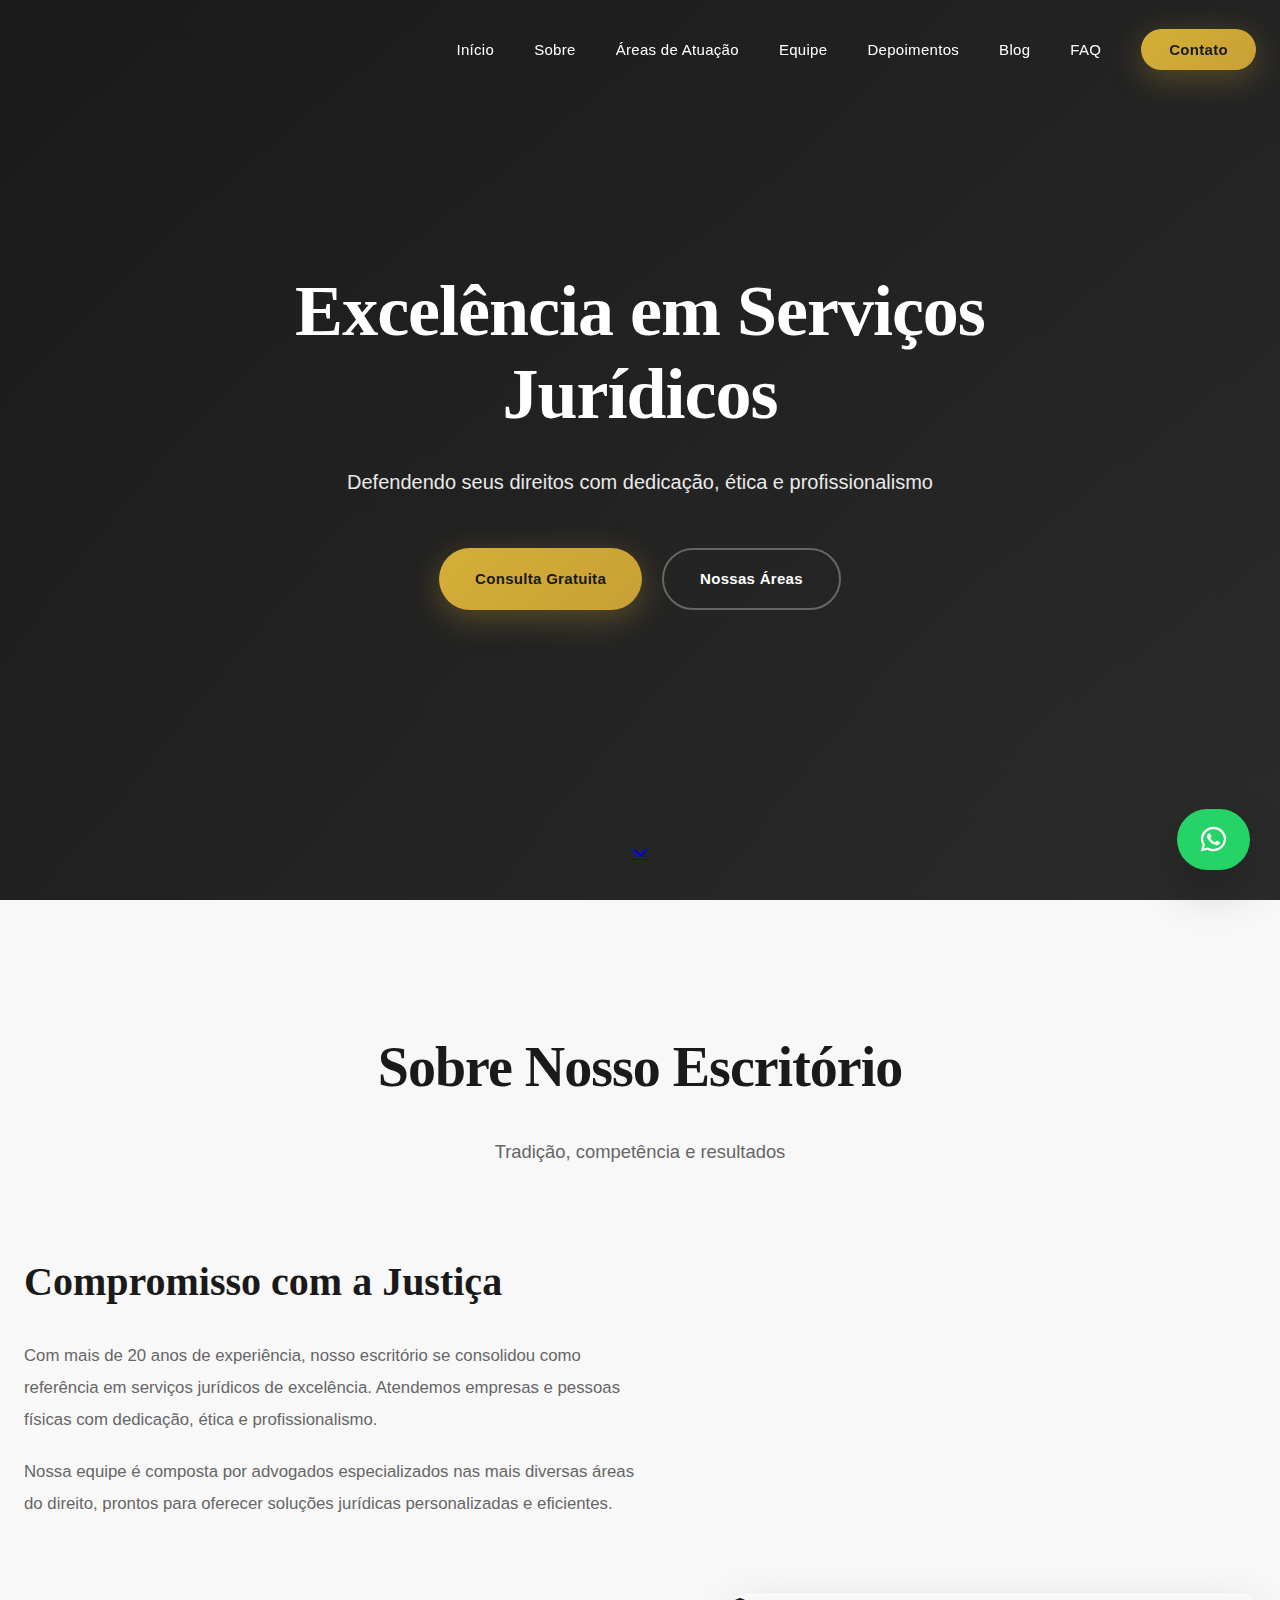
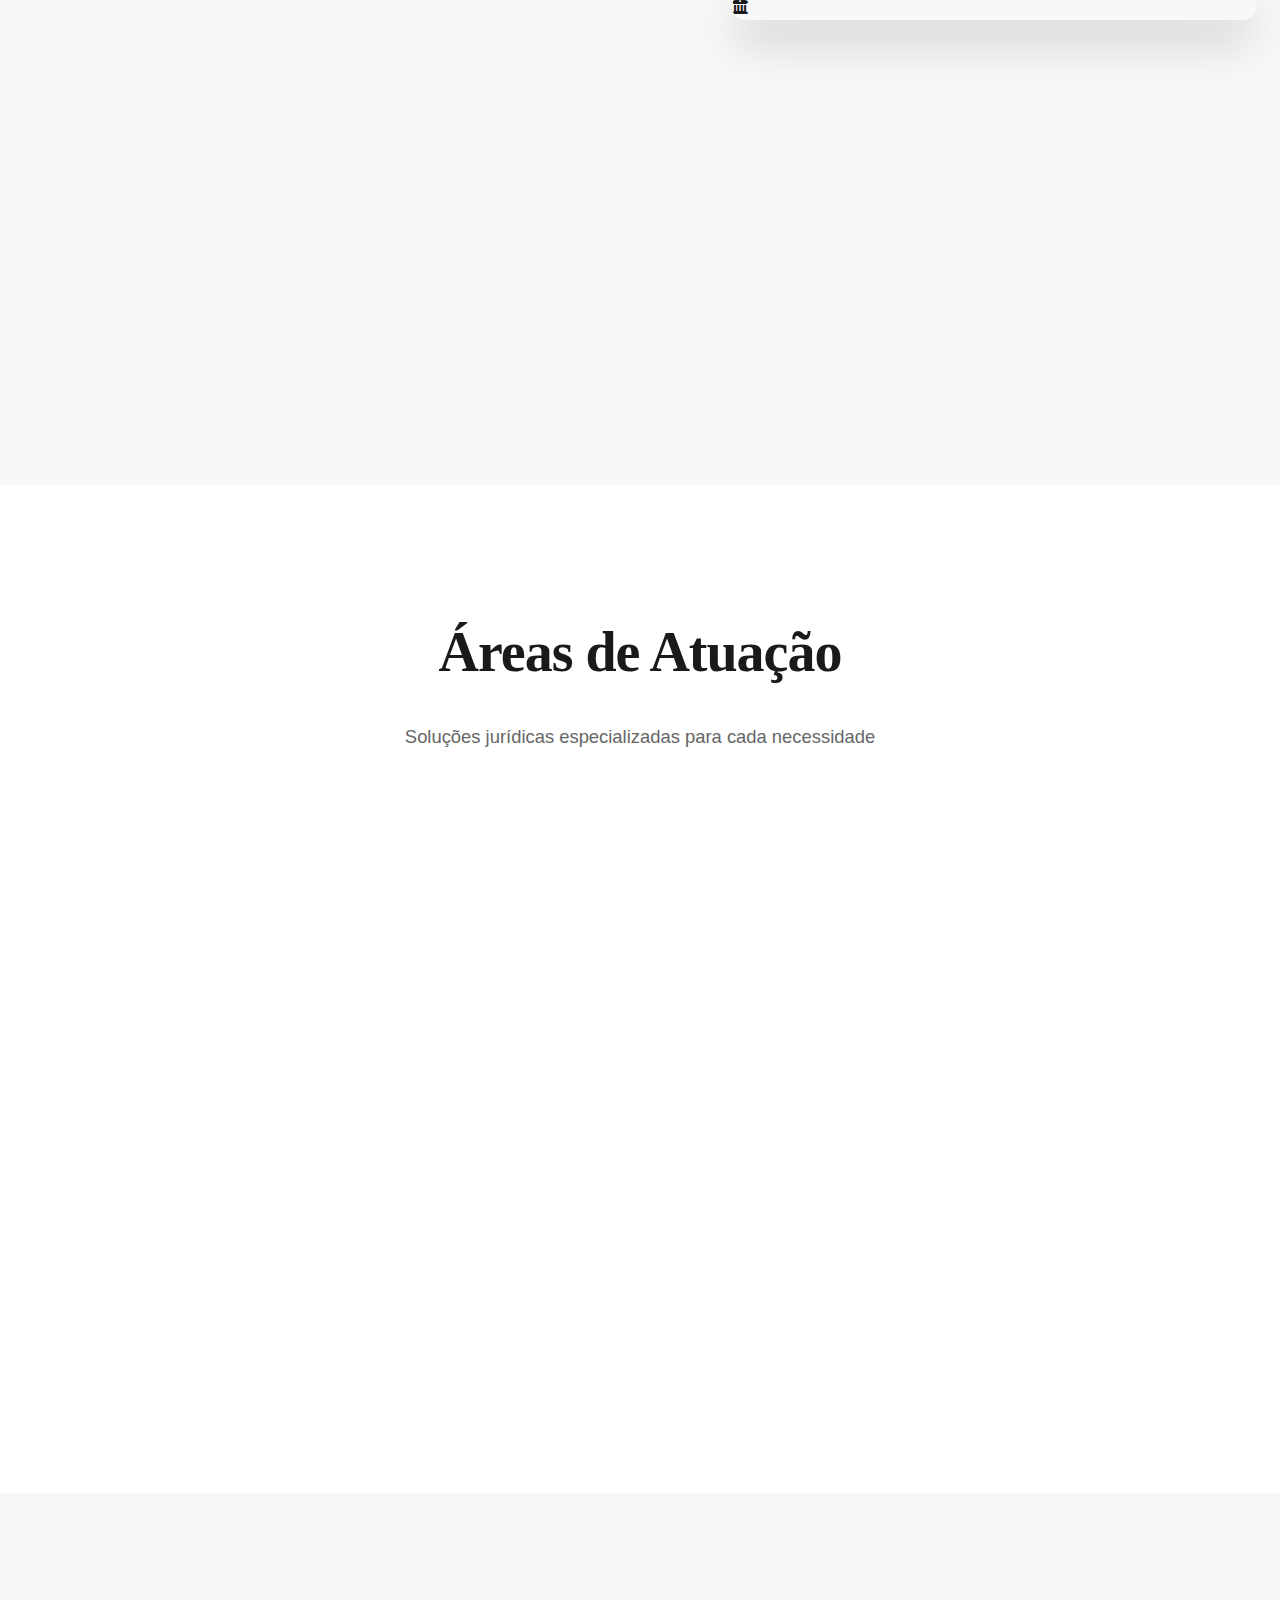
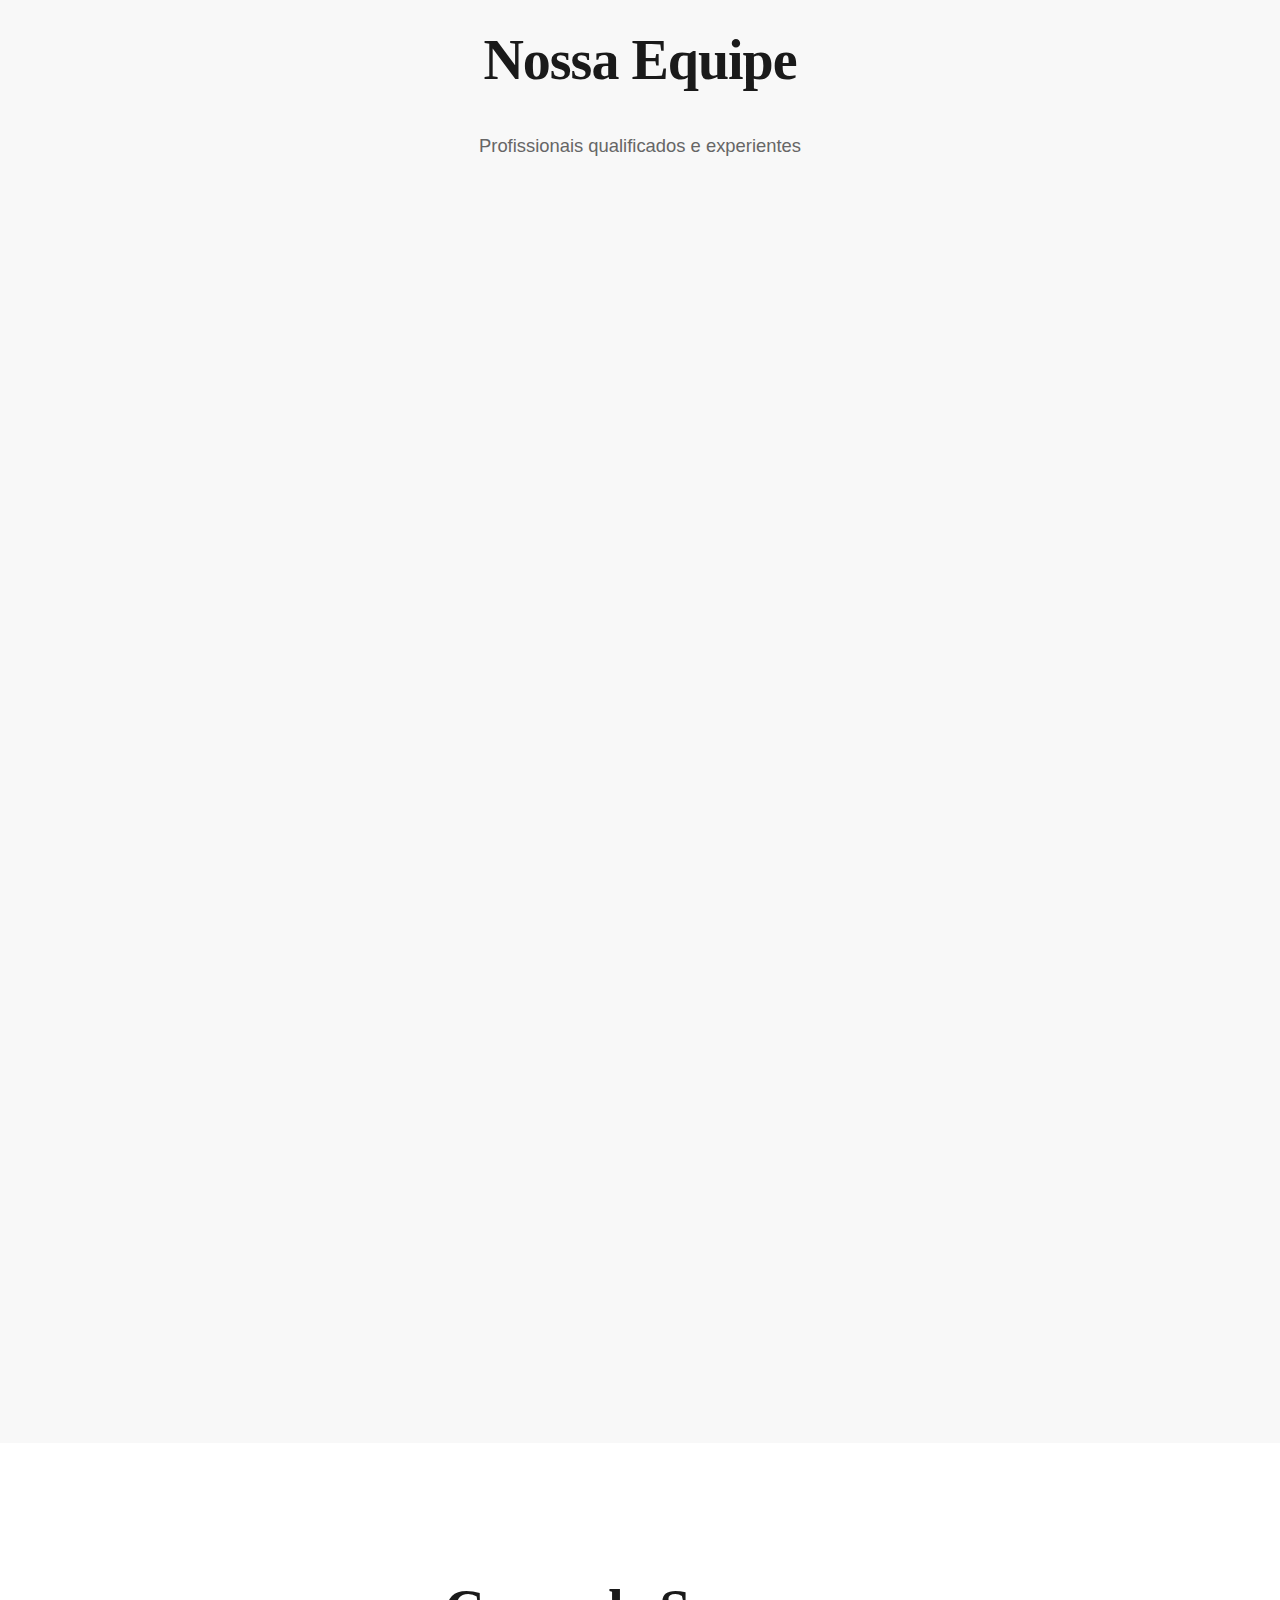
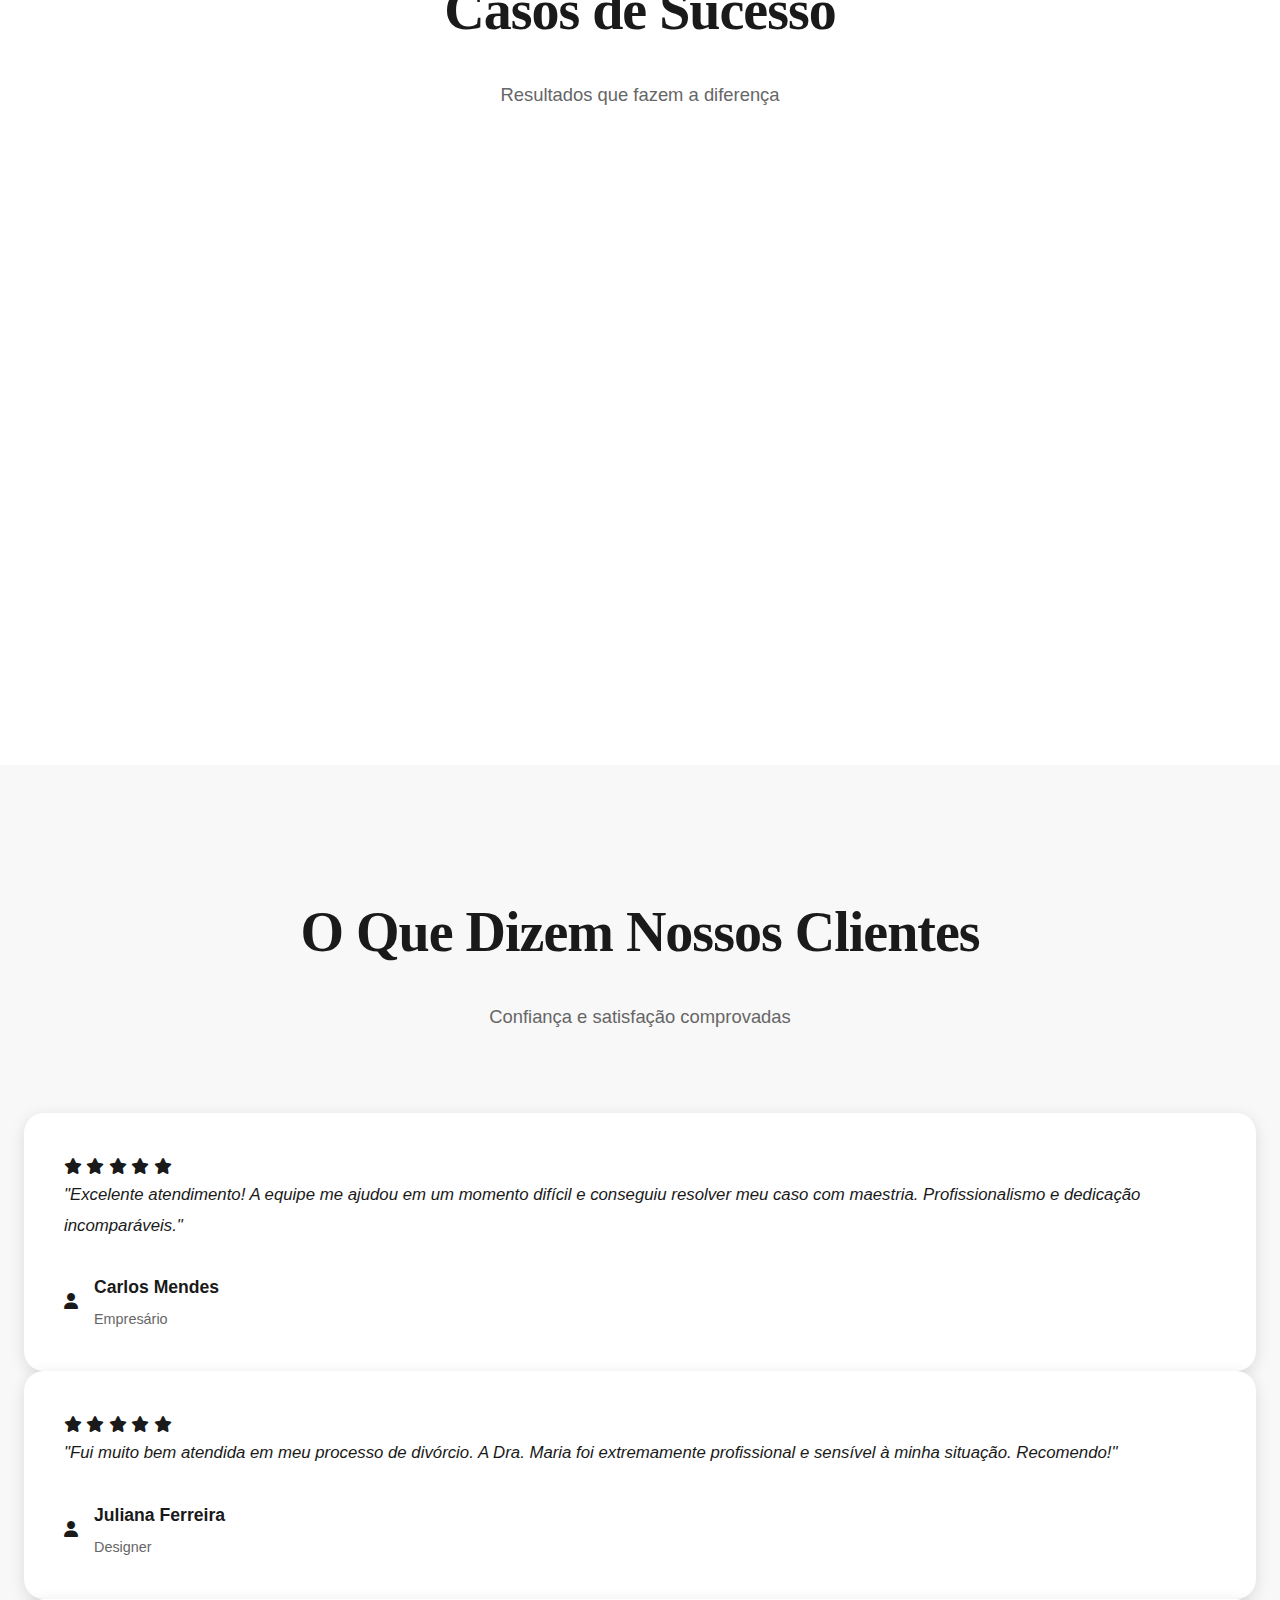
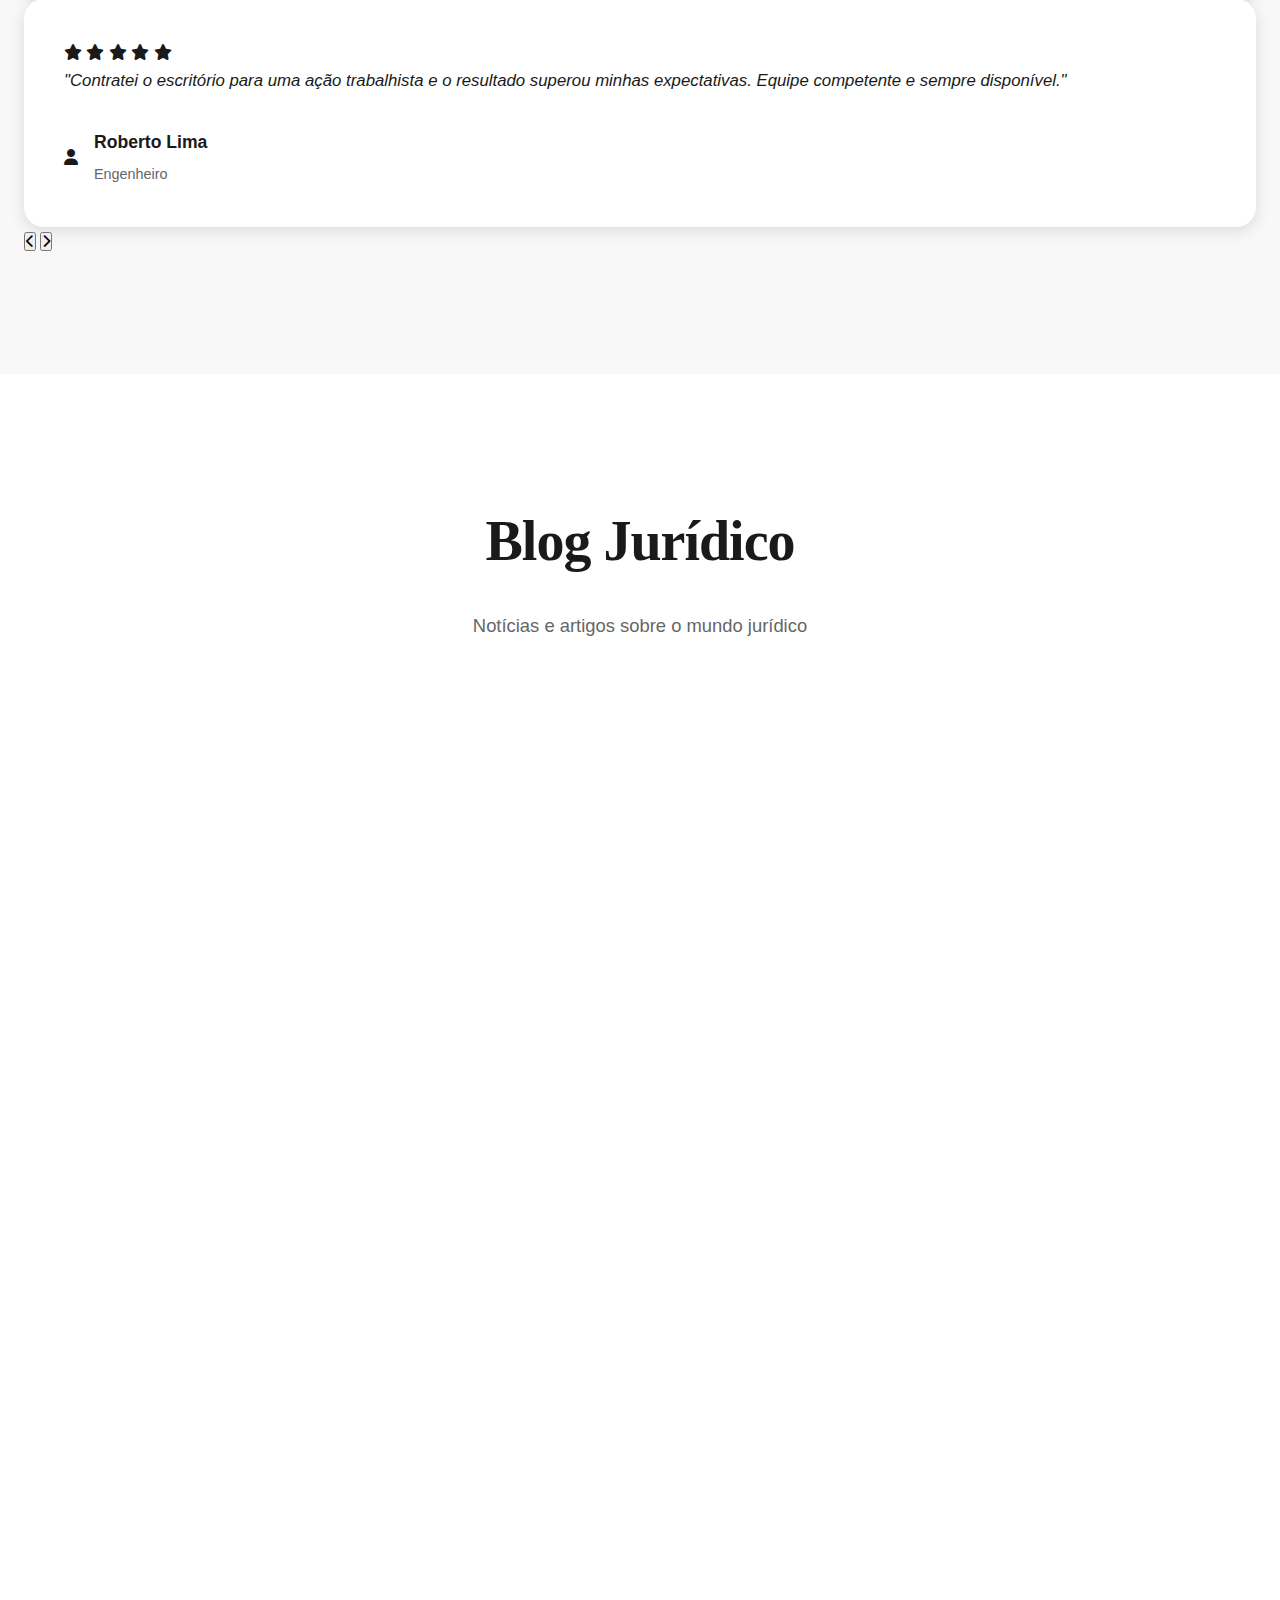
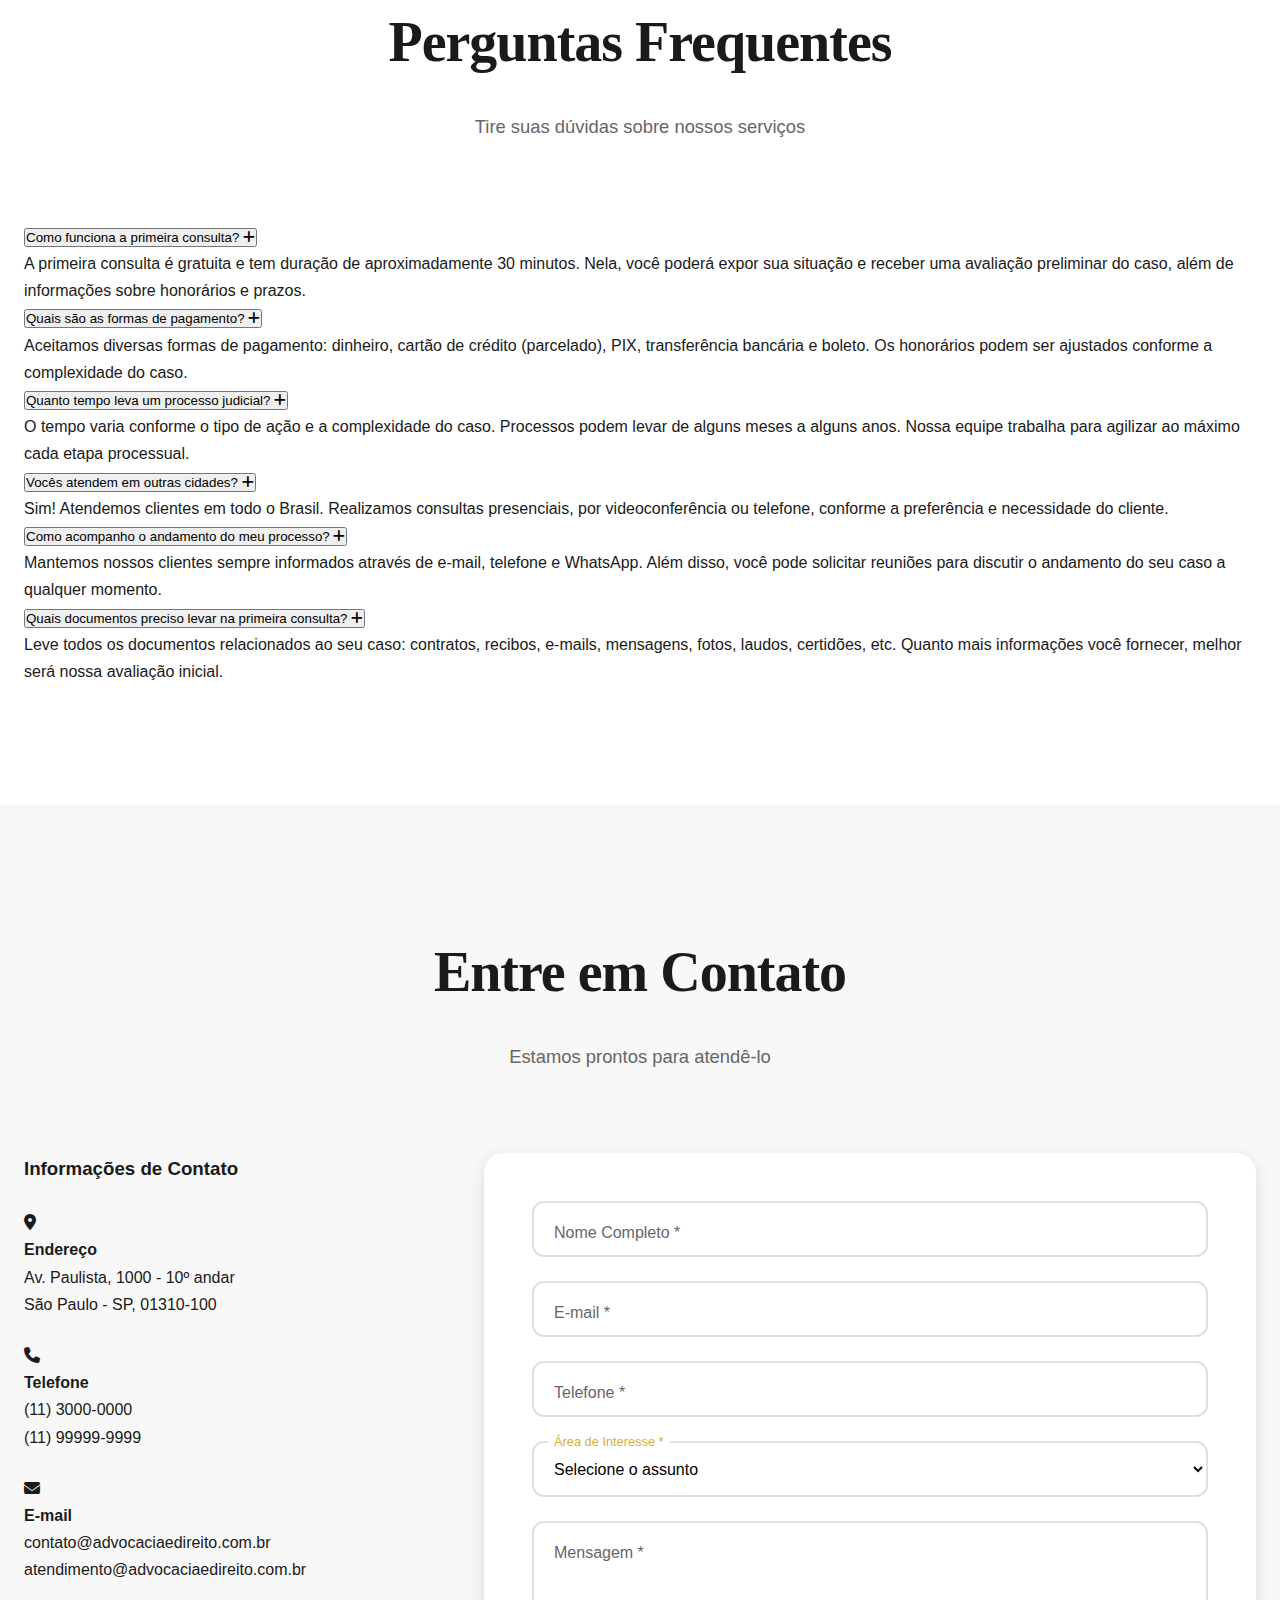
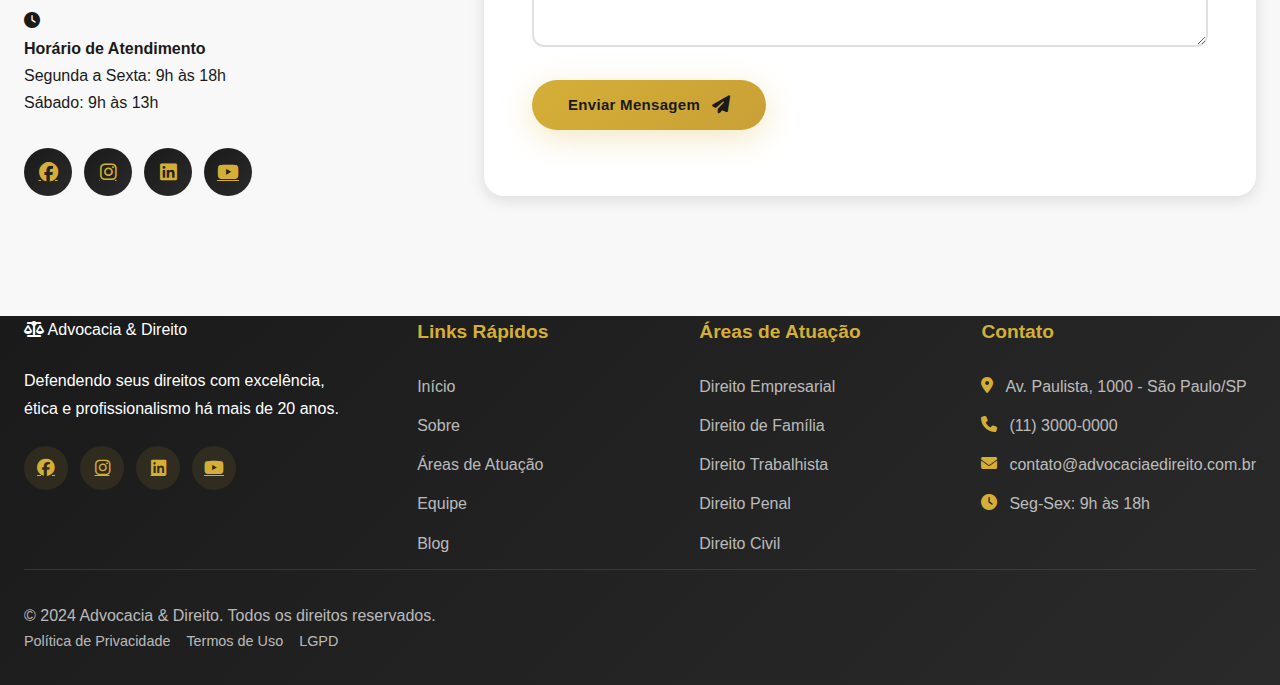
<file: index.html>
<!DOCTYPE html>
<html lang="pt-BR">
<head>
    <meta charset="UTF-8">
    <meta name="viewport" content="width=device-width, initial-scale=1.0">
    <meta name="description" content="Escritório de Advocacia - Soluções jurídicas completas com excelência e comprometimento">
    <meta name="keywords" content="advocacia, advogado, direito, jurídico, consultoria jurídica">
    <title>Escritório de Advocacia - Excelência em Serviços Jurídicos</title>
    <link rel="stylesheet" href="styles.css">
    <link rel="stylesheet" href="https://cdnjs.cloudflare.com/ajax/libs/font-awesome/6.4.0/css/all.min.css">
    <link href="https://fonts.googleapis.com/css2?family=Playfair+Display:wght@400;700&family=Roboto:wght@300;400;500;700&display=swap" rel="stylesheet">
</head>
<body>
    <!-- Header com Navegação -->
    <header id="header">
        <nav class="navbar">
            <div class="container">
                <div class="nav-wrapper">
                    <div class="logo">
                        <i class="fas fa-balance-scale"></i>
                        <span>Advocacia & Direito</span>
                    </div>
                    <button class="menu-toggle" id="menuToggle">
                        <span></span>
                        <span></span>
                        <span></span>
                    </button>
                    <ul class="nav-menu" id="navMenu">
                        <li><a href="#home" class="nav-link">Início</a></li>
                        <li><a href="#about" class="nav-link">Sobre</a></li>
                        <li><a href="#areas" class="nav-link">Áreas de Atuação</a></li>
                        <li><a href="#team" class="nav-link">Equipe</a></li>
                        <li><a href="#testimonials" class="nav-link">Depoimentos</a></li>
                        <li><a href="#blog" class="nav-link">Blog</a></li>
                        <li><a href="#faq" class="nav-link">FAQ</a></li>
                        <li><a href="#contact" class="nav-link btn-contact">Contato</a></li>
                    </ul>
                </div>
            </div>
        </nav>
    </header>

    <!-- Hero Section -->
    <section id="home" class="hero">
        <div class="hero-overlay"></div>
        <div class="container">
            <div class="hero-content">
                <h1 class="hero-title animate-fade-in">Excelência em Serviços Jurídicos</h1>
                <p class="hero-subtitle animate-fade-in-delay">Defendendo seus direitos com dedicação, ética e profissionalismo</p>
                <div class="hero-buttons animate-fade-in-delay-2">
                    <a href="#contact" class="btn btn-primary">Consulta Gratuita</a>
                    <a href="#areas" class="btn btn-secondary">Nossas Áreas</a>
                </div>
            </div>
        </div>
        <div class="hero-scroll">
            <a href="#about">
                <i class="fas fa-chevron-down"></i>
            </a>
        </div>
    </section>

    <!-- Sobre Nós -->
    <section id="about" class="section about">
        <div class="container">
            <div class="section-header">
                <h2 class="section-title">Sobre Nosso Escritório</h2>
                <p class="section-subtitle">Tradição, competência e resultados</p>
            </div>
            <div class="about-content">
                <div class="about-text">
                    <h3>Compromisso com a Justiça</h3>
                    <p>Com mais de 20 anos de experiência, nosso escritório se consolidou como referência em serviços jurídicos de excelência. Atendemos empresas e pessoas físicas com dedicação, ética e profissionalismo.</p>
                    <p>Nossa equipe é composta por advogados especializados nas mais diversas áreas do direito, prontos para oferecer soluções jurídicas personalizadas e eficientes.</p>
                    <div class="about-stats">
                        <div class="stat-item">
                            <i class="fas fa-trophy"></i>
                            <h4>500+</h4>
                            <p>Casos de Sucesso</p>
                        </div>
                        <div class="stat-item">
                            <i class="fas fa-users"></i>
                            <h4>1000+</h4>
                            <p>Clientes Satisfeitos</p>
                        </div>
                        <div class="stat-item">
                            <i class="fas fa-award"></i>
                            <h4>20+</h4>
                            <p>Anos de Experiência</p>
                        </div>
                        <div class="stat-item">
                            <i class="fas fa-gavel"></i>
                            <h4>95%</h4>
                            <p>Taxa de Sucesso</p>
                        </div>
                    </div>
                </div>
                <div class="about-image">
                    <div class="about-img-wrapper">
                        <i class="fas fa-university"></i>
                    </div>
                </div>
            </div>
        </div>
    </section>

    <!-- Áreas de Atuação -->
    <section id="areas" class="section areas">
        <div class="container">
            <div class="section-header">
                <h2 class="section-title">Áreas de Atuação</h2>
                <p class="section-subtitle">Soluções jurídicas especializadas para cada necessidade</p>
            </div>
            <div class="areas-grid">
                <div class="area-card">
                    <div class="area-icon">
                        <i class="fas fa-briefcase"></i>
                    </div>
                    <h3>Direito Empresarial</h3>
                    <p>Assessoria completa para empresas, contratos, fusões e aquisições, compliance e governança corporativa.</p>
                    <a href="#contact" class="area-link">Saiba mais <i class="fas fa-arrow-right"></i></a>
                </div>
                <div class="area-card">
                    <div class="area-icon">
                        <i class="fas fa-home"></i>
                    </div>
                    <h3>Direito Imobiliário</h3>
                    <p>Consultoria em transações imobiliárias, contratos de compra e venda, locação e regularização de imóveis.</p>
                    <a href="#contact" class="area-link">Saiba mais <i class="fas fa-arrow-right"></i></a>
                </div>
                <div class="area-card">
                    <div class="area-icon">
                        <i class="fas fa-hand-holding-usd"></i>
                    </div>
                    <h3>Direito Trabalhista</h3>
                    <p>Defesa de direitos trabalhistas, ações rescisórias, assessoria em demissões e acordos coletivos.</p>
                    <a href="#contact" class="area-link">Saiba mais <i class="fas fa-arrow-right"></i></a>
                </div>
                <div class="area-card">
                    <div class="area-icon">
                        <i class="fas fa-family"></i>
                    </div>
                    <h3>Direito de Família</h3>
                    <p>Divórcio, guarda de filhos, pensão alimentícia, inventário e partilha de bens com sensibilidade e ética.</p>
                    <a href="#contact" class="area-link">Saiba mais <i class="fas fa-arrow-right"></i></a>
                </div>
                <div class="area-card">
                    <div class="area-icon">
                        <i class="fas fa-shield-alt"></i>
                    </div>
                    <h3>Direito Penal</h3>
                    <p>Defesa criminal, habeas corpus, recursos e acompanhamento em todas as fases do processo penal.</p>
                    <a href="#contact" class="area-link">Saiba mais <i class="fas fa-arrow-right"></i></a>
                </div>
                <div class="area-card">
                    <div class="area-icon">
                        <i class="fas fa-user-shield"></i>
                    </div>
                    <h3>Direito do Consumidor</h3>
                    <p>Defesa dos direitos do consumidor, ações contra empresas, produtos defeituosos e cobranças indevidas.</p>
                    <a href="#contact" class="area-link">Saiba mais <i class="fas fa-arrow-right"></i></a>
                </div>
                <div class="area-card">
                    <div class="area-icon">
                        <i class="fas fa-file-contract"></i>
                    </div>
                    <h3>Direito Civil</h3>
                    <p>Contratos, responsabilidade civil, ações de cobrança, indenizações e disputas entre particulares.</p>
                    <a href="#contact" class="area-link">Saiba mais <i class="fas fa-arrow-right"></i></a>
                </div>
                <div class="area-card">
                    <div class="area-icon">
                        <i class="fas fa-calculator"></i>
                    </div>
                    <h3>Direito Tributário</h3>
                    <p>Planejamento tributário, defesa em execuções fiscais, parcelamentos e revisão de tributos.</p>
                    <a href="#contact" class="area-link">Saiba mais <i class="fas fa-arrow-right"></i></a>
                </div>
                <div class="area-card">
                    <div class="area-icon">
                        <i class="fas fa-landmark"></i>
                    </div>
                    <h3>Direito Previdenciário</h3>
                    <p>Aposentadorias, pensões, auxílios, revisão de benefícios e recursos junto ao INSS.</p>
                    <a href="#contact" class="area-link">Saiba mais <i class="fas fa-arrow-right"></i></a>
                </div>
            </div>
        </div>
    </section>

    <!-- Equipe -->
    <section id="team" class="section team">
        <div class="container">
            <div class="section-header">
                <h2 class="section-title">Nossa Equipe</h2>
                <p class="section-subtitle">Profissionais qualificados e experientes</p>
            </div>
            <div class="team-grid">
                <div class="team-member">
                    <div class="member-photo">
                        <i class="fas fa-user-tie"></i>
                    </div>
                    <h3>Dr. João Silva</h3>
                    <p class="member-role">Sócio Fundador - Direito Empresarial</p>
                    <p class="member-bio">OAB/SP 123.456 - Especialista em Direito Empresarial com 25 anos de experiência.</p>
                    <div class="member-social">
                        <a href="#"><i class="fab fa-linkedin"></i></a>
                        <a href="#"><i class="fas fa-envelope"></i></a>
                    </div>
                </div>
                <div class="team-member">
                    <div class="member-photo">
                        <i class="fas fa-user-tie"></i>
                    </div>
                    <h3>Dra. Maria Santos</h3>
                    <p class="member-role">Sócia - Direito de Família</p>
                    <p class="member-bio">OAB/SP 234.567 - Mestrado em Direito Civil e especialização em Mediação de Conflitos.</p>
                    <div class="member-social">
                        <a href="#"><i class="fab fa-linkedin"></i></a>
                        <a href="#"><i class="fas fa-envelope"></i></a>
                    </div>
                </div>
                <div class="team-member">
                    <div class="member-photo">
                        <i class="fas fa-user-tie"></i>
                    </div>
                    <h3>Dr. Pedro Costa</h3>
                    <p class="member-role">Advogado Sênior - Direito Penal</p>
                    <p class="member-bio">OAB/SP 345.678 - Especialista em Direito Penal Econômico e Crimes Corporativos.</p>
                    <div class="member-social">
                        <a href="#"><i class="fab fa-linkedin"></i></a>
                        <a href="#"><i class="fas fa-envelope"></i></a>
                    </div>
                </div>
                <div class="team-member">
                    <div class="member-photo">
                        <i class="fas fa-user-tie"></i>
                    </div>
                    <h3>Dra. Ana Oliveira</h3>
                    <p class="member-role">Advogada - Direito Trabalhista</p>
                    <p class="member-bio">OAB/SP 456.789 - Pós-graduada em Direito e Processo do Trabalho.</p>
                    <div class="member-social">
                        <a href="#"><i class="fab fa-linkedin"></i></a>
                        <a href="#"><i class="fas fa-envelope"></i></a>
                    </div>
                </div>
            </div>
        </div>
    </section>

    <!-- Casos de Sucesso -->
    <section id="cases" class="section cases">
        <div class="container">
            <div class="section-header">
                <h2 class="section-title">Casos de Sucesso</h2>
                <p class="section-subtitle">Resultados que fazem a diferença</p>
            </div>
            <div class="cases-grid">
                <div class="case-card">
                    <div class="case-icon">
                        <i class="fas fa-check-circle"></i>
                    </div>
                    <h3>Recuperação Judicial</h3>
                    <p>Sucesso na recuperação judicial de empresa com mais de 200 funcionários, evitando falência e preservando empregos.</p>
                    <span class="case-tag">Direito Empresarial</span>
                </div>
                <div class="case-card">
                    <div class="case-icon">
                        <i class="fas fa-check-circle"></i>
                    </div>
                    <h3>Indenização Trabalhista</h3>
                    <p>Vitória em ação trabalhista com indenização de R$ 500 mil por danos morais e rescisão indevida.</p>
                    <span class="case-tag">Direito Trabalhista</span>
                </div>
                <div class="case-card">
                    <div class="case-icon">
                        <i class="fas fa-check-circle"></i>
                    </div>
                    <h3>Defesa Criminal</h3>
                    <p>Absolvição em processo criminal complexo após 2 anos de defesa estratégica e provas técnicas.</p>
                    <span class="case-tag">Direito Penal</span>
                </div>
                <div class="case-card">
                    <div class="case-icon">
                        <i class="fas fa-check-circle"></i>
                    </div>
                    <h3>Divórcio Consensual</h3>
                    <p>Resolução de divórcio complexo com partilha de bens avaliados em R$ 5 milhões de forma amigável.</p>
                    <span class="case-tag">Direito de Família</span>
                </div>
            </div>
        </div>
    </section>

    <!-- Depoimentos -->
    <section id="testimonials" class="section testimonials">
        <div class="container">
            <div class="section-header">
                <h2 class="section-title">O Que Dizem Nossos Clientes</h2>
                <p class="section-subtitle">Confiança e satisfação comprovadas</p>
            </div>
            <div class="testimonials-slider">
                <div class="testimonial-card active">
                    <div class="testimonial-rating">
                        <i class="fas fa-star"></i>
                        <i class="fas fa-star"></i>
                        <i class="fas fa-star"></i>
                        <i class="fas fa-star"></i>
                        <i class="fas fa-star"></i>
                    </div>
                    <p class="testimonial-text">"Excelente atendimento! A equipe me ajudou em um momento difícil e conseguiu resolver meu caso com maestria. Profissionalismo e dedicação incomparáveis."</p>
                    <div class="testimonial-author">
                        <div class="author-icon">
                            <i class="fas fa-user"></i>
                        </div>
                        <div>
                            <h4>Carlos Mendes</h4>
                            <p>Empresário</p>
                        </div>
                    </div>
                </div>
                <div class="testimonial-card">
                    <div class="testimonial-rating">
                        <i class="fas fa-star"></i>
                        <i class="fas fa-star"></i>
                        <i class="fas fa-star"></i>
                        <i class="fas fa-star"></i>
                        <i class="fas fa-star"></i>
                    </div>
                    <p class="testimonial-text">"Fui muito bem atendida em meu processo de divórcio. A Dra. Maria foi extremamente profissional e sensível à minha situação. Recomendo!"</p>
                    <div class="testimonial-author">
                        <div class="author-icon">
                            <i class="fas fa-user"></i>
                        </div>
                        <div>
                            <h4>Juliana Ferreira</h4>
                            <p>Designer</p>
                        </div>
                    </div>
                </div>
                <div class="testimonial-card">
                    <div class="testimonial-rating">
                        <i class="fas fa-star"></i>
                        <i class="fas fa-star"></i>
                        <i class="fas fa-star"></i>
                        <i class="fas fa-star"></i>
                        <i class="fas fa-star"></i>
                    </div>
                    <p class="testimonial-text">"Contratei o escritório para uma ação trabalhista e o resultado superou minhas expectativas. Equipe competente e sempre disponível."</p>
                    <div class="testimonial-author">
                        <div class="author-icon">
                            <i class="fas fa-user"></i>
                        </div>
                        <div>
                            <h4>Roberto Lima</h4>
                            <p>Engenheiro</p>
                        </div>
                    </div>
                </div>
            </div>
            <div class="testimonials-controls">
                <button class="testimonial-prev"><i class="fas fa-chevron-left"></i></button>
                <button class="testimonial-next"><i class="fas fa-chevron-right"></i></button>
            </div>
        </div>
    </section>

    <!-- Blog -->
    <section id="blog" class="section blog">
        <div class="container">
            <div class="section-header">
                <h2 class="section-title">Blog Jurídico</h2>
                <p class="section-subtitle">Notícias e artigos sobre o mundo jurídico</p>
            </div>
            <div class="blog-grid">
                <article class="blog-card">
                    <div class="blog-image">
                        <i class="fas fa-newspaper"></i>
                    </div>
                    <div class="blog-content">
                        <span class="blog-date"><i class="far fa-calendar"></i> 15 de Dezembro, 2024</span>
                        <h3>Nova Lei de Proteção de Dados: O que muda para as empresas</h3>
                        <p>Entenda as principais mudanças da LGPD e como adequar sua empresa às novas exigências legais.</p>
                        <a href="#" class="blog-read-more">Ler mais <i class="fas fa-arrow-right"></i></a>
                    </div>
                </article>
                <article class="blog-card">
                    <div class="blog-image">
                        <i class="fas fa-newspaper"></i>
                    </div>
                    <div class="blog-content">
                        <span class="blog-date"><i class="far fa-calendar"></i> 10 de Dezembro, 2024</span>
                        <h3>Direitos do Trabalhador: Férias e 13º Salário</h3>
                        <p>Conheça seus direitos trabalhistas e saiba como calcular corretamente férias e gratificações.</p>
                        <a href="#" class="blog-read-more">Ler mais <i class="fas fa-arrow-right"></i></a>
                    </div>
                </article>
                <article class="blog-card">
                    <div class="blog-image">
                        <i class="fas fa-newspaper"></i>
                    </div>
                    <div class="blog-content">
                        <span class="blog-date"><i class="far fa-calendar"></i> 5 de Dezembro, 2024</span>
                        <h3>Planejamento Sucessório: Proteja seu patrimônio</h3>
                        <p>Descubra as melhores estratégias para planejar a sucessão patrimonial da sua família.</p>
                        <a href="#" class="blog-read-more">Ler mais <i class="fas fa-arrow-right"></i></a>
                    </div>
                </article>
            </div>
        </div>
    </section>

    <!-- FAQ -->
    <section id="faq" class="section faq">
        <div class="container">
            <div class="section-header">
                <h2 class="section-title">Perguntas Frequentes</h2>
                <p class="section-subtitle">Tire suas dúvidas sobre nossos serviços</p>
            </div>
            <div class="faq-container">
                <div class="faq-item">
                    <button class="faq-question">
                        <span>Como funciona a primeira consulta?</span>
                        <i class="fas fa-plus"></i>
                    </button>
                    <div class="faq-answer">
                        <p>A primeira consulta é gratuita e tem duração de aproximadamente 30 minutos. Nela, você poderá expor sua situação e receber uma avaliação preliminar do caso, além de informações sobre honorários e prazos.</p>
                    </div>
                </div>
                <div class="faq-item">
                    <button class="faq-question">
                        <span>Quais são as formas de pagamento?</span>
                        <i class="fas fa-plus"></i>
                    </button>
                    <div class="faq-answer">
                        <p>Aceitamos diversas formas de pagamento: dinheiro, cartão de crédito (parcelado), PIX, transferência bancária e boleto. Os honorários podem ser ajustados conforme a complexidade do caso.</p>
                    </div>
                </div>
                <div class="faq-item">
                    <button class="faq-question">
                        <span>Quanto tempo leva um processo judicial?</span>
                        <i class="fas fa-plus"></i>
                    </button>
                    <div class="faq-answer">
                        <p>O tempo varia conforme o tipo de ação e a complexidade do caso. Processos podem levar de alguns meses a alguns anos. Nossa equipe trabalha para agilizar ao máximo cada etapa processual.</p>
                    </div>
                </div>
                <div class="faq-item">
                    <button class="faq-question">
                        <span>Vocês atendem em outras cidades?</span>
                        <i class="fas fa-plus"></i>
                    </button>
                    <div class="faq-answer">
                        <p>Sim! Atendemos clientes em todo o Brasil. Realizamos consultas presenciais, por videoconferência ou telefone, conforme a preferência e necessidade do cliente.</p>
                    </div>
                </div>
                <div class="faq-item">
                    <button class="faq-question">
                        <span>Como acompanho o andamento do meu processo?</span>
                        <i class="fas fa-plus"></i>
                    </button>
                    <div class="faq-answer">
                        <p>Mantemos nossos clientes sempre informados através de e-mail, telefone e WhatsApp. Além disso, você pode solicitar reuniões para discutir o andamento do seu caso a qualquer momento.</p>
                    </div>
                </div>
                <div class="faq-item">
                    <button class="faq-question">
                        <span>Quais documentos preciso levar na primeira consulta?</span>
                        <i class="fas fa-plus"></i>
                    </button>
                    <div class="faq-answer">
                        <p>Leve todos os documentos relacionados ao seu caso: contratos, recibos, e-mails, mensagens, fotos, laudos, certidões, etc. Quanto mais informações você fornecer, melhor será nossa avaliação inicial.</p>
                    </div>
                </div>
            </div>
        </div>
    </section>

    <!-- Contato -->
    <section id="contact" class="section contact">
        <div class="container">
            <div class="section-header">
                <h2 class="section-title">Entre em Contato</h2>
                <p class="section-subtitle">Estamos prontos para atendê-lo</p>
            </div>
            <div class="contact-wrapper">
                <div class="contact-info">
                    <h3>Informações de Contato</h3>
                    <div class="contact-item">
                        <i class="fas fa-map-marker-alt"></i>
                        <div>
                            <h4>Endereço</h4>
                            <p>Av. Paulista, 1000 - 10º andar<br>São Paulo - SP, 01310-100</p>
                        </div>
                    </div>
                    <div class="contact-item">
                        <i class="fas fa-phone"></i>
                        <div>
                            <h4>Telefone</h4>
                            <p>(11) 3000-0000<br>(11) 99999-9999</p>
                        </div>
                    </div>
                    <div class="contact-item">
                        <i class="fas fa-envelope"></i>
                        <div>
                            <h4>E-mail</h4>
                            <p>contato@advocaciaedireito.com.br<br>atendimento@advocaciaedireito.com.br</p>
                        </div>
                    </div>
                    <div class="contact-item">
                        <i class="fas fa-clock"></i>
                        <div>
                            <h4>Horário de Atendimento</h4>
                            <p>Segunda a Sexta: 9h às 18h<br>Sábado: 9h às 13h</p>
                        </div>
                    </div>
                    <div class="contact-social">
                        <a href="#"><i class="fab fa-facebook"></i></a>
                        <a href="#"><i class="fab fa-instagram"></i></a>
                        <a href="#"><i class="fab fa-linkedin"></i></a>
                        <a href="#"><i class="fab fa-youtube"></i></a>
                    </div>
                </div>
                <form class="contact-form" id="contactForm">
                    <div class="form-group">
                        <input type="text" id="name" name="name" required placeholder=" ">
                        <label for="name">Nome Completo *</label>
                    </div>
                    <div class="form-group">
                        <input type="email" id="email" name="email" required placeholder=" ">
                        <label for="email">E-mail *</label>
                    </div>
                    <div class="form-group">
                        <input type="tel" id="phone" name="phone" required placeholder=" ">
                        <label for="phone">Telefone *</label>
                    </div>
                    <div class="form-group">
                        <select id="subject" name="subject" required>
                            <option value="">Selecione o assunto</option>
                            <option value="empresarial">Direito Empresarial</option>
                            <option value="imobiliario">Direito Imobiliário</option>
                            <option value="trabalhista">Direito Trabalhista</option>
                            <option value="familia">Direito de Família</option>
                            <option value="penal">Direito Penal</option>
                            <option value="consumidor">Direito do Consumidor</option>
                            <option value="civil">Direito Civil</option>
                            <option value="tributario">Direito Tributário</option>
                            <option value="previdenciario">Direito Previdenciário</option>
                            <option value="outro">Outro</option>
                        </select>
                        <label for="subject">Área de Interesse *</label>
                    </div>
                    <div class="form-group">
                        <textarea id="message" name="message" rows="5" required placeholder=" "></textarea>
                        <label for="message">Mensagem *</label>
                    </div>
                    <button type="submit" class="btn btn-primary btn-submit">
                        <span>Enviar Mensagem</span>
                        <i class="fas fa-paper-plane"></i>
                    </button>
                    <div id="formMessage" class="form-message"></div>
                </form>
            </div>
        </div>
    </section>

    <!-- WhatsApp Button -->
    <a href="https://wa.me/5511999999999?text=Olá, gostaria de agendar uma consulta" class="whatsapp-btn" target="_blank" title="Fale conosco no WhatsApp">
        <i class="fab fa-whatsapp"></i>
    </a>

    <!-- Botão Voltar ao Topo -->
    <button id="backToTop" class="back-to-top">
        <i class="fas fa-arrow-up"></i>
    </button>

    <!-- Footer -->
    <footer class="footer">
        <div class="container">
            <div class="footer-content">
                <div class="footer-col">
                    <div class="footer-logo">
                        <i class="fas fa-balance-scale"></i>
                        <span>Advocacia & Direito</span>
                    </div>
                    <p>Defendendo seus direitos com excelência, ética e profissionalismo há mais de 20 anos.</p>
                    <div class="footer-social">
                        <a href="#"><i class="fab fa-facebook"></i></a>
                        <a href="#"><i class="fab fa-instagram"></i></a>
                        <a href="#"><i class="fab fa-linkedin"></i></a>
                        <a href="#"><i class="fab fa-youtube"></i></a>
                    </div>
                </div>
                <div class="footer-col">
                    <h4>Links Rápidos</h4>
                    <ul>
                        <li><a href="#home">Início</a></li>
                        <li><a href="#about">Sobre</a></li>
                        <li><a href="#areas">Áreas de Atuação</a></li>
                        <li><a href="#team">Equipe</a></li>
                        <li><a href="#blog">Blog</a></li>
                    </ul>
                </div>
                <div class="footer-col">
                    <h4>Áreas de Atuação</h4>
                    <ul>
                        <li><a href="#areas">Direito Empresarial</a></li>
                        <li><a href="#areas">Direito de Família</a></li>
                        <li><a href="#areas">Direito Trabalhista</a></li>
                        <li><a href="#areas">Direito Penal</a></li>
                        <li><a href="#areas">Direito Civil</a></li>
                    </ul>
                </div>
                <div class="footer-col">
                    <h4>Contato</h4>
                    <ul class="footer-contact">
                        <li><i class="fas fa-map-marker-alt"></i> Av. Paulista, 1000 - São Paulo/SP</li>
                        <li><i class="fas fa-phone"></i> (11) 3000-0000</li>
                        <li><i class="fas fa-envelope"></i> contato@advocaciaedireito.com.br</li>
                        <li><i class="fas fa-clock"></i> Seg-Sex: 9h às 18h</li>
                    </ul>
                </div>
            </div>
            <div class="footer-bottom">
                <p>&copy; 2024 Advocacia & Direito. Todos os direitos reservados.</p>
                <div class="footer-legal">
                    <a href="#">Política de Privacidade</a>
                    <a href="#">Termos de Uso</a>
                    <a href="#">LGPD</a>
                </div>
            </div>
        </div>
    </footer>

    <script src="script.js"></script>
</body>
</html>
</file>
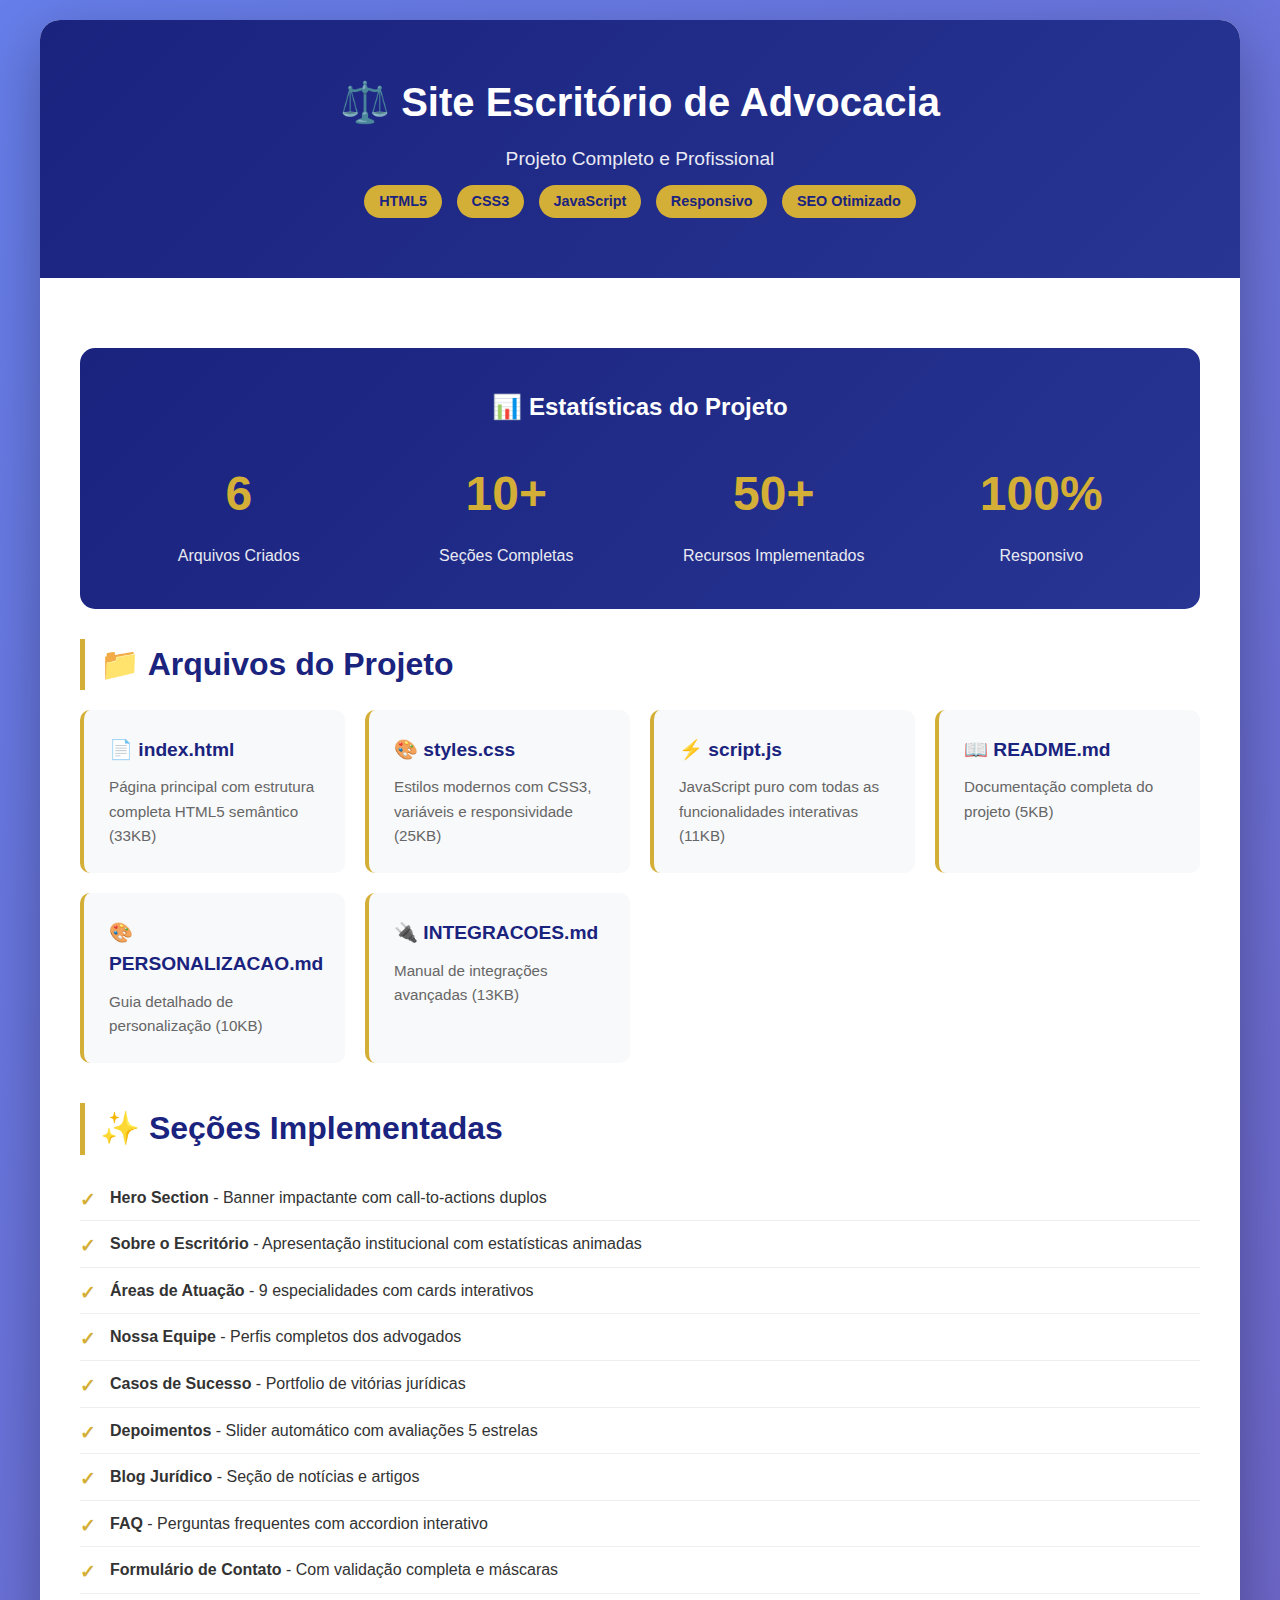
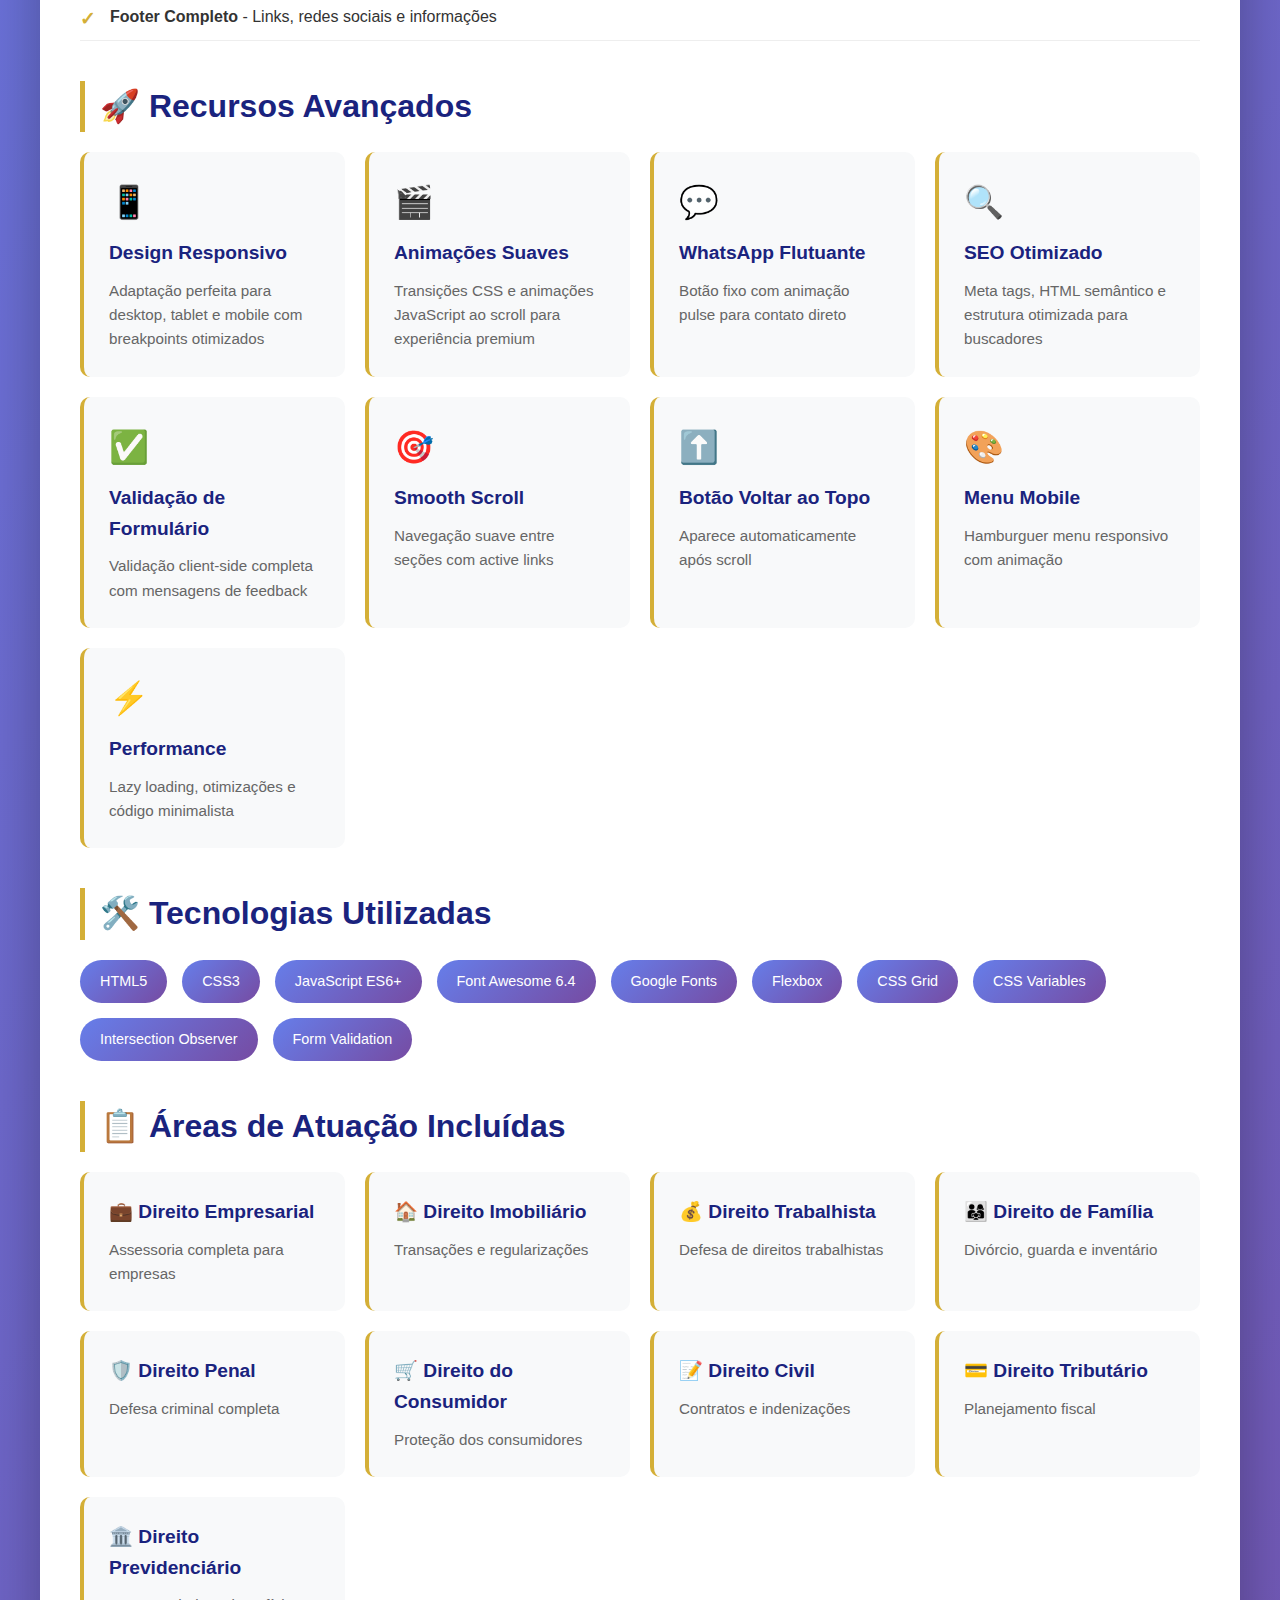
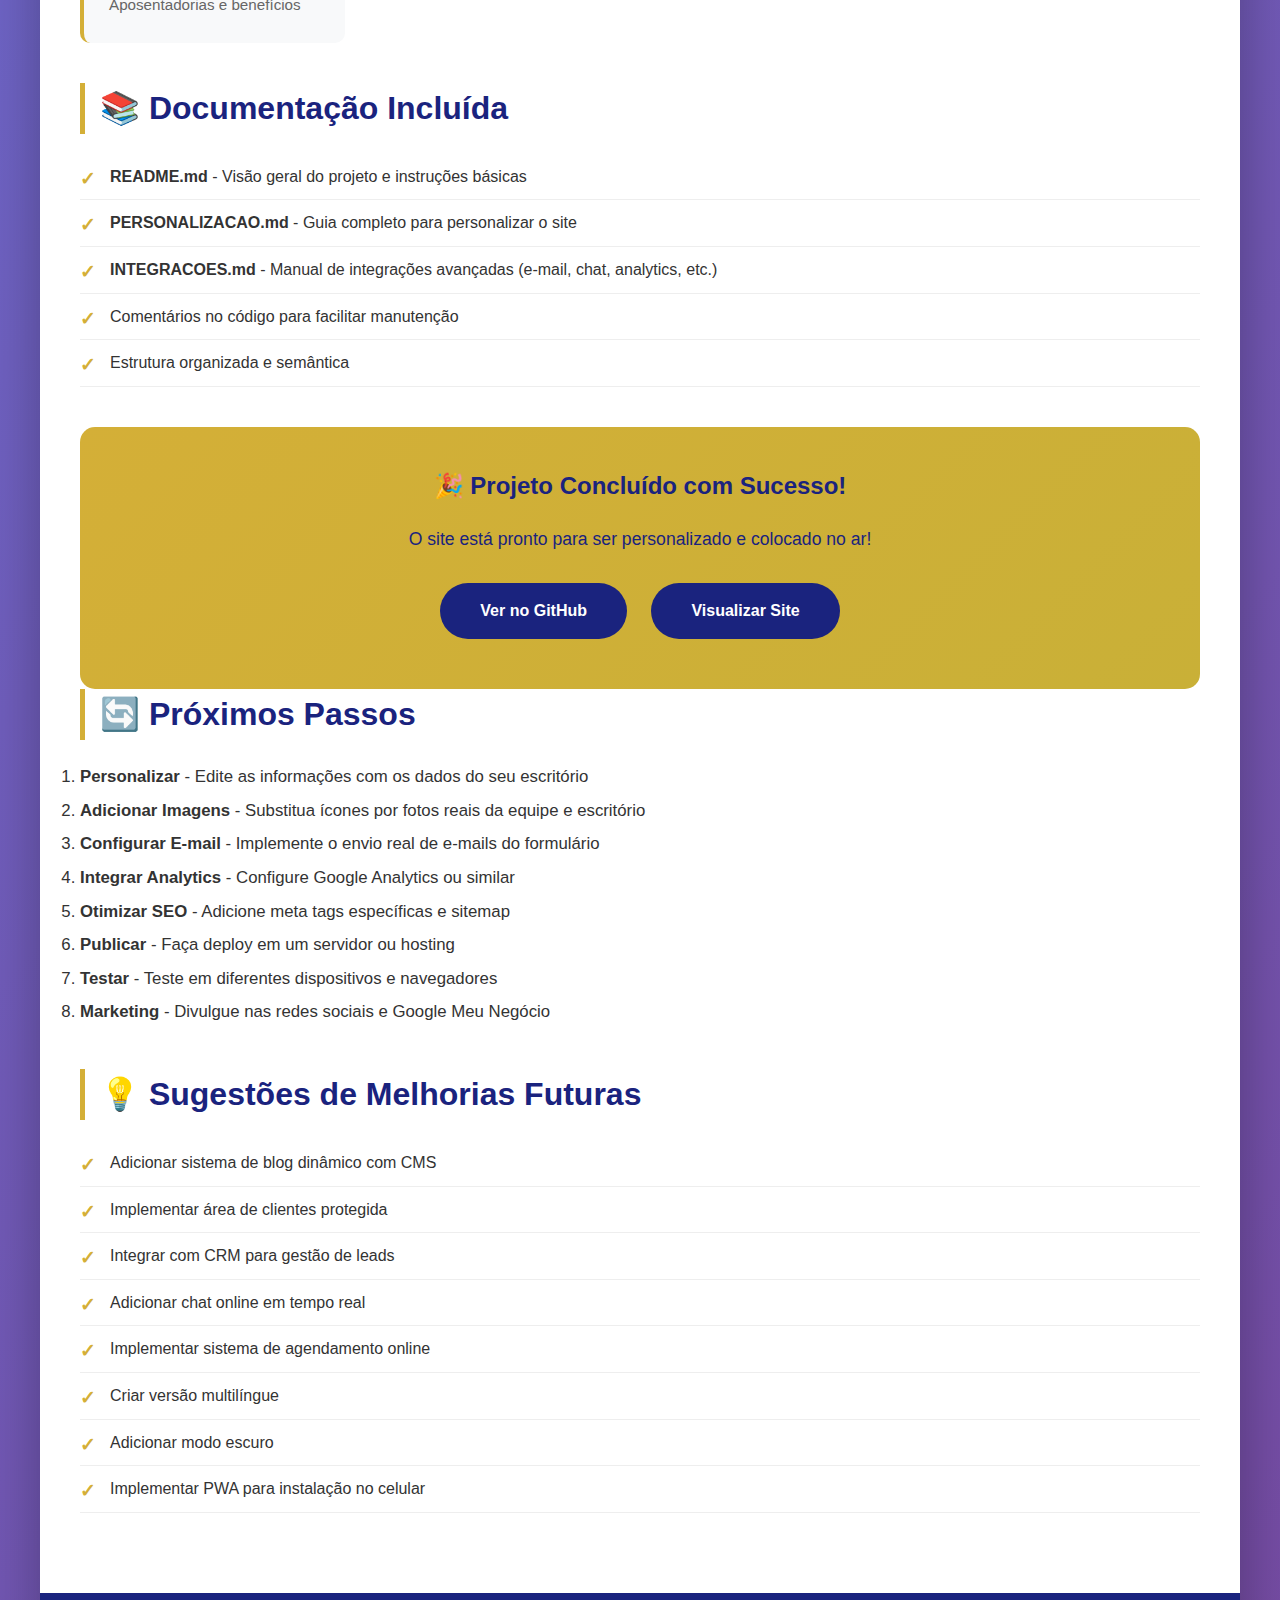
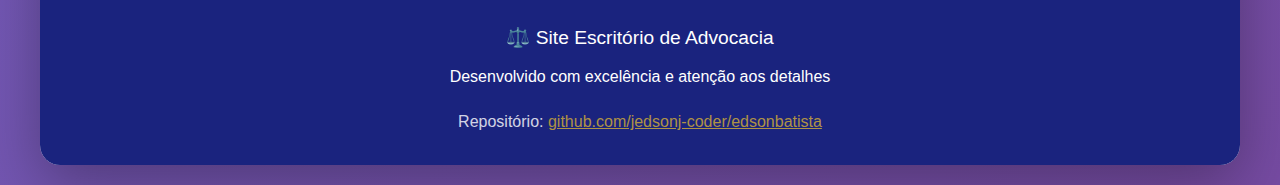
<file: RELATORIO-PROJETO.html>
<!DOCTYPE html>
<html lang="pt-BR">
<head>
    <meta charset="UTF-8">
    <meta name="viewport" content="width=device-width, initial-scale=1.0">
    <title>Relatório do Projeto - Site Escritório de Advocacia</title>
    <style>
        * {
            margin: 0;
            padding: 0;
            box-sizing: border-box;
        }
        
        body {
            font-family: 'Segoe UI', Tahoma, Geneva, Verdana, sans-serif;
            line-height: 1.6;
            color: #333;
            background: linear-gradient(135deg, #667eea 0%, #764ba2 100%);
            padding: 20px;
        }
        
        .container {
            max-width: 1200px;
            margin: 0 auto;
            background: white;
            border-radius: 20px;
            overflow: hidden;
            box-shadow: 0 20px 60px rgba(0,0,0,0.3);
        }
        
        .header {
            background: linear-gradient(135deg, #1a237e 0%, #283593 100%);
            color: white;
            padding: 50px 40px;
            text-align: center;
        }
        
        .header h1 {
            font-size: 2.5rem;
            margin-bottom: 10px;
        }
        
        .header p {
            font-size: 1.2rem;
            opacity: 0.9;
        }
        
        .badge {
            display: inline-block;
            padding: 5px 15px;
            background: #d4af37;
            color: #1a237e;
            border-radius: 20px;
            font-weight: bold;
            margin: 10px 5px;
            font-size: 0.9rem;
        }
        
        .content {
            padding: 40px;
        }
        
        .section {
            margin-bottom: 40px;
        }
        
        .section h2 {
            color: #1a237e;
            font-size: 2rem;
            margin-bottom: 20px;
            border-left: 5px solid #d4af37;
            padding-left: 15px;
        }
        
        .grid {
            display: grid;
            grid-template-columns: repeat(auto-fit, minmax(250px, 1fr));
            gap: 20px;
            margin-top: 20px;
        }
        
        .card {
            background: #f8f9fa;
            padding: 25px;
            border-radius: 10px;
            border-left: 4px solid #d4af37;
            transition: transform 0.3s, box-shadow 0.3s;
        }
        
        .card:hover {
            transform: translateY(-5px);
            box-shadow: 0 10px 25px rgba(0,0,0,0.1);
        }
        
        .card h3 {
            color: #1a237e;
            margin-bottom: 10px;
            font-size: 1.2rem;
        }
        
        .card p {
            color: #666;
            font-size: 0.95rem;
        }
        
        .icon {
            font-size: 2rem;
            margin-bottom: 10px;
        }
        
        .feature-list {
            list-style: none;
            padding-left: 0;
        }
        
        .feature-list li {
            padding: 10px 0;
            padding-left: 30px;
            position: relative;
            border-bottom: 1px solid #eee;
        }
        
        .feature-list li:before {
            content: "✓";
            position: absolute;
            left: 0;
            color: #d4af37;
            font-weight: bold;
            font-size: 1.2rem;
        }
        
        .stats {
            background: linear-gradient(135deg, #1a237e 0%, #283593 100%);
            color: white;
            padding: 40px;
            border-radius: 15px;
            margin: 30px 0;
        }
        
        .stats-grid {
            display: grid;
            grid-template-columns: repeat(auto-fit, minmax(200px, 1fr));
            gap: 30px;
            margin-top: 30px;
        }
        
        .stat-item {
            text-align: center;
        }
        
        .stat-number {
            font-size: 3rem;
            font-weight: bold;
            color: #d4af37;
            margin-bottom: 10px;
        }
        
        .stat-label {
            font-size: 1rem;
            opacity: 0.9;
        }
        
        .tech-stack {
            display: flex;
            flex-wrap: wrap;
            gap: 15px;
            margin-top: 20px;
        }
        
        .tech-badge {
            background: linear-gradient(135deg, #667eea 0%, #764ba2 100%);
            color: white;
            padding: 10px 20px;
            border-radius: 25px;
            font-weight: 500;
            font-size: 0.9rem;
        }
        
        .cta-box {
            background: linear-gradient(135deg, #d4af37 0%, #c9b037 100%);
            color: #1a237e;
            padding: 40px;
            border-radius: 15px;
            text-align: center;
            margin-top: 40px;
        }
        
        .cta-box h2 {
            color: #1a237e;
            border: none;
            padding: 0;
            margin-bottom: 20px;
        }
        
        .btn {
            display: inline-block;
            background: #1a237e;
            color: white;
            padding: 15px 40px;
            border-radius: 50px;
            text-decoration: none;
            font-weight: bold;
            margin: 10px;
            transition: transform 0.3s;
        }
        
        .btn:hover {
            transform: translateY(-3px);
        }
        
        .footer {
            background: #1a237e;
            color: white;
            text-align: center;
            padding: 30px;
        }
        
        @media (max-width: 768px) {
            .header h1 {
                font-size: 1.8rem;
            }
            
            .content {
                padding: 20px;
            }
            
            .section h2 {
                font-size: 1.5rem;
            }
        }
    </style>
</head>
<body>
    <div class="container">
        <div class="header">
            <h1>⚖️ Site Escritório de Advocacia</h1>
            <p>Projeto Completo e Profissional</p>
            <div>
                <span class="badge">HTML5</span>
                <span class="badge">CSS3</span>
                <span class="badge">JavaScript</span>
                <span class="badge">Responsivo</span>
                <span class="badge">SEO Otimizado</span>
            </div>
        </div>

        <div class="content">
            <div class="stats">
                <h2 style="text-align: center; color: white; border: none; padding: 0;">📊 Estatísticas do Projeto</h2>
                <div class="stats-grid">
                    <div class="stat-item">
                        <div class="stat-number">6</div>
                        <div class="stat-label">Arquivos Criados</div>
                    </div>
                    <div class="stat-item">
                        <div class="stat-number">10+</div>
                        <div class="stat-label">Seções Completas</div>
                    </div>
                    <div class="stat-item">
                        <div class="stat-number">50+</div>
                        <div class="stat-label">Recursos Implementados</div>
                    </div>
                    <div class="stat-item">
                        <div class="stat-number">100%</div>
                        <div class="stat-label">Responsivo</div>
                    </div>
                </div>
            </div>

            <div class="section">
                <h2>📁 Arquivos do Projeto</h2>
                <div class="grid">
                    <div class="card">
                        <h3>📄 index.html</h3>
                        <p>Página principal com estrutura completa HTML5 semântico (33KB)</p>
                    </div>
                    <div class="card">
                        <h3>🎨 styles.css</h3>
                        <p>Estilos modernos com CSS3, variáveis e responsividade (25KB)</p>
                    </div>
                    <div class="card">
                        <h3>⚡ script.js</h3>
                        <p>JavaScript puro com todas as funcionalidades interativas (11KB)</p>
                    </div>
                    <div class="card">
                        <h3>📖 README.md</h3>
                        <p>Documentação completa do projeto (5KB)</p>
                    </div>
                    <div class="card">
                        <h3>🎨 PERSONALIZACAO.md</h3>
                        <p>Guia detalhado de personalização (10KB)</p>
                    </div>
                    <div class="card">
                        <h3>🔌 INTEGRACOES.md</h3>
                        <p>Manual de integrações avançadas (13KB)</p>
                    </div>
                </div>
            </div>

            <div class="section">
                <h2>✨ Seções Implementadas</h2>
                <ul class="feature-list">
                    <li><strong>Hero Section</strong> - Banner impactante com call-to-actions duplos</li>
                    <li><strong>Sobre o Escritório</strong> - Apresentação institucional com estatísticas animadas</li>
                    <li><strong>Áreas de Atuação</strong> - 9 especialidades com cards interativos</li>
                    <li><strong>Nossa Equipe</strong> - Perfis completos dos advogados</li>
                    <li><strong>Casos de Sucesso</strong> - Portfolio de vitórias jurídicas</li>
                    <li><strong>Depoimentos</strong> - Slider automático com avaliações 5 estrelas</li>
                    <li><strong>Blog Jurídico</strong> - Seção de notícias e artigos</li>
                    <li><strong>FAQ</strong> - Perguntas frequentes com accordion interativo</li>
                    <li><strong>Formulário de Contato</strong> - Com validação completa e máscaras</li>
                    <li><strong>Footer Completo</strong> - Links, redes sociais e informações</li>
                </ul>
            </div>

            <div class="section">
                <h2>🚀 Recursos Avançados</h2>
                <div class="grid">
                    <div class="card">
                        <div class="icon">📱</div>
                        <h3>Design Responsivo</h3>
                        <p>Adaptação perfeita para desktop, tablet e mobile com breakpoints otimizados</p>
                    </div>
                    <div class="card">
                        <div class="icon">🎬</div>
                        <h3>Animações Suaves</h3>
                        <p>Transições CSS e animações JavaScript ao scroll para experiência premium</p>
                    </div>
                    <div class="card">
                        <div class="icon">💬</div>
                        <h3>WhatsApp Flutuante</h3>
                        <p>Botão fixo com animação pulse para contato direto</p>
                    </div>
                    <div class="card">
                        <div class="icon">🔍</div>
                        <h3>SEO Otimizado</h3>
                        <p>Meta tags, HTML semântico e estrutura otimizada para buscadores</p>
                    </div>
                    <div class="card">
                        <div class="icon">✅</div>
                        <h3>Validação de Formulário</h3>
                        <p>Validação client-side completa com mensagens de feedback</p>
                    </div>
                    <div class="card">
                        <div class="icon">🎯</div>
                        <h3>Smooth Scroll</h3>
                        <p>Navegação suave entre seções com active links</p>
                    </div>
                    <div class="card">
                        <div class="icon">⬆️</div>
                        <h3>Botão Voltar ao Topo</h3>
                        <p>Aparece automaticamente após scroll</p>
                    </div>
                    <div class="card">
                        <div class="icon">🎨</div>
                        <h3>Menu Mobile</h3>
                        <p>Hamburguer menu responsivo com animação</p>
                    </div>
                    <div class="card">
                        <div class="icon">⚡</div>
                        <h3>Performance</h3>
                        <p>Lazy loading, otimizações e código minimalista</p>
                    </div>
                </div>
            </div>

            <div class="section">
                <h2>🛠️ Tecnologias Utilizadas</h2>
                <div class="tech-stack">
                    <span class="tech-badge">HTML5</span>
                    <span class="tech-badge">CSS3</span>
                    <span class="tech-badge">JavaScript ES6+</span>
                    <span class="tech-badge">Font Awesome 6.4</span>
                    <span class="tech-badge">Google Fonts</span>
                    <span class="tech-badge">Flexbox</span>
                    <span class="tech-badge">CSS Grid</span>
                    <span class="tech-badge">CSS Variables</span>
                    <span class="tech-badge">Intersection Observer</span>
                    <span class="tech-badge">Form Validation</span>
                </div>
            </div>

            <div class="section">
                <h2>📋 Áreas de Atuação Incluídas</h2>
                <div class="grid">
                    <div class="card">
                        <h3>💼 Direito Empresarial</h3>
                        <p>Assessoria completa para empresas</p>
                    </div>
                    <div class="card">
                        <h3>🏠 Direito Imobiliário</h3>
                        <p>Transações e regularizações</p>
                    </div>
                    <div class="card">
                        <h3>💰 Direito Trabalhista</h3>
                        <p>Defesa de direitos trabalhistas</p>
                    </div>
                    <div class="card">
                        <h3>👨‍👩‍👧 Direito de Família</h3>
                        <p>Divórcio, guarda e inventário</p>
                    </div>
                    <div class="card">
                        <h3>🛡️ Direito Penal</h3>
                        <p>Defesa criminal completa</p>
                    </div>
                    <div class="card">
                        <h3>🛒 Direito do Consumidor</h3>
                        <p>Proteção dos consumidores</p>
                    </div>
                    <div class="card">
                        <h3>📝 Direito Civil</h3>
                        <p>Contratos e indenizações</p>
                    </div>
                    <div class="card">
                        <h3>💳 Direito Tributário</h3>
                        <p>Planejamento fiscal</p>
                    </div>
                    <div class="card">
                        <h3>🏛️ Direito Previdenciário</h3>
                        <p>Aposentadorias e benefícios</p>
                    </div>
                </div>
            </div>

            <div class="section">
                <h2>📚 Documentação Incluída</h2>
                <ul class="feature-list">
                    <li><strong>README.md</strong> - Visão geral do projeto e instruções básicas</li>
                    <li><strong>PERSONALIZACAO.md</strong> - Guia completo para personalizar o site</li>
                    <li><strong>INTEGRACOES.md</strong> - Manual de integrações avançadas (e-mail, chat, analytics, etc.)</li>
                    <li>Comentários no código para facilitar manutenção</li>
                    <li>Estrutura organizada e semântica</li>
                </ul>
            </div>

            <div class="cta-box">
                <h2>🎉 Projeto Concluído com Sucesso!</h2>
                <p style="font-size: 1.1rem; margin-bottom: 20px;">
                    O site está pronto para ser personalizado e colocado no ar!
                </p>
                <a href="https://github.com/jedsonj-coder/edsonbatista" class="btn" target="_blank">
                    Ver no GitHub
                </a>
                <a href="https://8000-i6mytlkt8keepd5xm5lyx-d0b9e1e2.sandbox.novita.ai" class="btn" target="_blank">
                    Visualizar Site
                </a>
            </div>

            <div class="section">
                <h2>🔄 Próximos Passos</h2>
                <ol style="line-height: 2; font-size: 1.05rem;">
                    <li><strong>Personalizar</strong> - Edite as informações com os dados do seu escritório</li>
                    <li><strong>Adicionar Imagens</strong> - Substitua ícones por fotos reais da equipe e escritório</li>
                    <li><strong>Configurar E-mail</strong> - Implemente o envio real de e-mails do formulário</li>
                    <li><strong>Integrar Analytics</strong> - Configure Google Analytics ou similar</li>
                    <li><strong>Otimizar SEO</strong> - Adicione meta tags específicas e sitemap</li>
                    <li><strong>Publicar</strong> - Faça deploy em um servidor ou hosting</li>
                    <li><strong>Testar</strong> - Teste em diferentes dispositivos e navegadores</li>
                    <li><strong>Marketing</strong> - Divulgue nas redes sociais e Google Meu Negócio</li>
                </ol>
            </div>

            <div class="section">
                <h2>💡 Sugestões de Melhorias Futuras</h2>
                <ul class="feature-list">
                    <li>Adicionar sistema de blog dinâmico com CMS</li>
                    <li>Implementar área de clientes protegida</li>
                    <li>Integrar com CRM para gestão de leads</li>
                    <li>Adicionar chat online em tempo real</li>
                    <li>Implementar sistema de agendamento online</li>
                    <li>Criar versão multilíngue</li>
                    <li>Adicionar modo escuro</li>
                    <li>Implementar PWA para instalação no celular</li>
                </ul>
            </div>
        </div>

        <div class="footer">
            <p style="font-size: 1.2rem; margin-bottom: 10px;">⚖️ Site Escritório de Advocacia</p>
            <p>Desenvolvido com excelência e atenção aos detalhes</p>
            <p style="margin-top: 20px; opacity: 0.8;">
                Repositório: <a href="https://github.com/jedsonj-coder/edsonbatista" style="color: #d4af37;">github.com/jedsonj-coder/edsonbatista</a>
            </p>
        </div>
    </div>
</body>
</html>
</file>
<file: styles.css>
/* ==================== IMPORTS ==================== */
@import url('https://unpkg.com/aos@2.3.1/dist/aos.css');

/* ==================== RESET E VARIÁVEIS ==================== */
* {
    margin: 0;
    padding: 0;
    box-sizing: border-box;
}

:root {
    /* Cores inspiradas no logo */
    --primary-color: #1a1a1a;
    --secondary-color: #2a2a2a;
    --gold-primary: #d4af37;
    --gold-secondary: #c9a036;
    --gold-light: #f0d896;
    --dark-bg: #0d0d0d;
    --light-bg: #f8f8f8;
    --text-dark: #1a1a1a;
    --text-light: #666666;
    --text-white: #ffffff;
    --border-color: #e0e0e0;
    
    /* Gradientes */
    --gradient-gold: linear-gradient(135deg, #d4af37 0%, #c9a036 100%);
    --gradient-dark: linear-gradient(135deg, #1a1a1a 0%, #2a2a2a 100%);
    --gradient-overlay: linear-gradient(135deg, rgba(26, 26, 26, 0.95) 0%, rgba(42, 42, 42, 0.90) 100%);
    
    /* Sombras */
    --shadow-sm: 0 2px 8px rgba(0,0,0,0.08);
    --shadow-md: 0 4px 16px rgba(0,0,0,0.12);
    --shadow-lg: 0 8px 32px rgba(0,0,0,0.15);
    --shadow-xl: 0 20px 48px rgba(0,0,0,0.20);
    --shadow-gold: 0 8px 32px rgba(212, 175, 55, 0.3);
    
    /* Transições */
    --transition: all 0.4s cubic-bezier(0.4, 0, 0.2, 1);
    --transition-fast: all 0.2s ease;
    --transition-slow: all 0.6s ease;
    
    /* Fontes */
    --font-primary: 'Montserrat', sans-serif;
    --font-heading: 'Cormorant Garamond', serif;
}

html {
    scroll-behavior: smooth;
    overflow-x: hidden;
}

body {
    font-family: var(--font-primary);
    color: var(--text-dark);
    line-height: 1.7;
    overflow-x: hidden;
    background-color: var(--text-white);
}

.container {
    max-width: 1320px;
    margin: 0 auto;
    padding: 0 24px;
}

img {
    max-width: 100%;
    height: auto;
    display: block;
}

/* ==================== PRELOADER ==================== */
#preloader {
    position: fixed;
    top: 0;
    left: 0;
    width: 100%;
    height: 100%;
    background: var(--gradient-dark);
    display: flex;
    align-items: center;
    justify-content: center;
    z-index: 99999;
    transition: opacity 0.5s, visibility 0.5s;
}

#preloader.fade-out {
    opacity: 0;
    visibility: hidden;
}

.preloader-content {
    text-align: center;
}

.preloader-logo {
    width: 180px;
    height: auto;
    margin: 0 auto 30px;
    animation: preloaderPulse 2s infinite;
}

.preloader-spinner {
    width: 50px;
    height: 50px;
    margin: 0 auto;
    border: 3px solid rgba(212, 175, 55, 0.2);
    border-top-color: var(--gold-primary);
    border-radius: 50%;
    animation: spin 1s linear infinite;
}

@keyframes preloaderPulse {
    0%, 100% { opacity: 1; transform: scale(1); }
    50% { opacity: 0.8; transform: scale(0.95); }
}

@keyframes spin {
    to { transform: rotate(360deg); }
}

/* ==================== HEADER E NAVEGAÇÃO ==================== */
#header {
    position: fixed;
    top: 0;
    left: 0;
    right: 0;
    z-index: 1000;
    background: transparent;
    transition: var(--transition);
    padding: 8px 0;
}

#header.scrolled {
    background: rgba(26, 26, 26, 0.98);
    backdrop-filter: blur(20px);
    box-shadow: var(--shadow-md);
    padding: 4px 0;
}

.navbar {
    padding: 12px 0;
}

.nav-wrapper {
    display: flex;
    justify-content: space-between;
    align-items: center;
}

.logo {
    height: 60px;
    transition: var(--transition);
}

#header.scrolled .logo {
    height: 50px;
}

.logo img {
    height: 100%;
    width: auto;
}

.nav-menu {
    display: flex;
    list-style: none;
    gap: 40px;
    align-items: center;
    margin: 0;
}

.nav-link {
    color: var(--text-white);
    text-decoration: none;
    font-weight: 500;
    font-size: 15px;
    letter-spacing: 0.3px;
    transition: var(--transition);
    position: relative;
    padding: 8px 0;
}

.nav-link::after {
    content: '';
    position: absolute;
    bottom: 0;
    left: 0;
    width: 0;
    height: 2px;
    background: var(--gradient-gold);
    transition: var(--transition);
}

.nav-link:hover::after,
.nav-link.active::after {
    width: 100%;
}

.nav-link:hover {
    color: var(--gold-primary);
}

.btn-contact {
    background: var(--gradient-gold);
    padding: 12px 28px !important;
    border-radius: 50px;
    color: var(--text-dark) !important;
    font-weight: 600;
    box-shadow: var(--shadow-gold);
}

.btn-contact::after {
    display: none;
}

.btn-contact:hover {
    transform: translateY(-2px);
    box-shadow: 0 12px 40px rgba(212, 175, 55, 0.4);
    color: var(--text-dark) !important;
}

.menu-toggle {
    display: none;
    flex-direction: column;
    gap: 6px;
    background: none;
    border: none;
    cursor: pointer;
    padding: 8px;
}

.menu-toggle span {
    width: 28px;
    height: 3px;
    background: var(--text-white);
    border-radius: 3px;
    transition: var(--transition);
}

/* ==================== HERO SECTION ==================== */
.hero {
    min-height: 100vh;
    position: relative;
    display: flex;
    align-items: center;
    justify-content: center;
    background: var(--gradient-dark);
    overflow: hidden;
    padding: 140px 0 80px;
}

.hero::before {
    content: '';
    position: absolute;
    top: 0;
    left: 0;
    right: 0;
    bottom: 0;
    background-image: 
        radial-gradient(circle at 20% 50%, rgba(212, 175, 55, 0.08) 0%, transparent 50%),
        radial-gradient(circle at 80% 80%, rgba(212, 175, 55, 0.08) 0%, transparent 50%);
    animation: float 20s ease-in-out infinite;
}

@keyframes float {
    0%, 100% { transform: translate(0, 0); }
    33% { transform: translate(30px, -30px); }
    66% { transform: translate(-20px, 20px); }
}

.hero-overlay {
    position: absolute;
    top: 0;
    left: 0;
    right: 0;
    bottom: 0;
    background: var(--gradient-overlay);
}

.hero-particles {
    position: absolute;
    width: 100%;
    height: 100%;
    overflow: hidden;
}

.hero-content {
    position: relative;
    z-index: 2;
    text-align: center;
    color: var(--text-white);
    max-width: 1000px;
    margin: 0 auto;
    padding: 0 24px;
}

.hero-badge {
    display: inline-flex;
    align-items: center;
    gap: 10px;
    background: rgba(212, 175, 55, 0.15);
    border: 1px solid rgba(212, 175, 55, 0.3);
    padding: 12px 24px;
    border-radius: 50px;
    margin-bottom: 32px;
    font-size: 14px;
    font-weight: 500;
    letter-spacing: 0.5px;
}

.hero-badge i {
    color: var(--gold-primary);
    font-size: 18px;
}

.hero-title {
    font-family: var(--font-heading);
    font-size: 4.5rem;
    font-weight: 700;
    margin-bottom: 28px;
    line-height: 1.15;
    letter-spacing: -1px;
}

.text-gold {
    color: var(--gold-primary);
    position: relative;
    display: inline-block;
}

.text-gold::after {
    content: '';
    position: absolute;
    bottom: 8px;
    left: 0;
    width: 100%;
    height: 12px;
    background: linear-gradient(90deg, rgba(212, 175, 55, 0.3), rgba(212, 175, 55, 0.1));
    z-index: -1;
}

.hero-subtitle {
    font-size: 1.25rem;
    margin-bottom: 48px;
    opacity: 0.9;
    font-weight: 400;
    line-height: 1.8;
    max-width: 700px;
    margin-left: auto;
    margin-right: auto;
}

.hero-buttons {
    display: flex;
    gap: 20px;
    justify-content: center;
    flex-wrap: wrap;
    margin-bottom: 80px;
}

.btn {
    padding: 16px 36px;
    border-radius: 50px;
    text-decoration: none;
    font-weight: 600;
    font-size: 15px;
    transition: var(--transition);
    display: inline-flex;
    align-items: center;
    gap: 12px;
    border: none;
    cursor: pointer;
    letter-spacing: 0.3px;
}

.btn i {
    font-size: 18px;
}

.btn-primary {
    background: var(--gradient-gold);
    color: var(--text-dark);
    box-shadow: var(--shadow-gold);
}

.btn-primary:hover {
    transform: translateY(-3px);
    box-shadow: 0 16px 48px rgba(212, 175, 55, 0.4);
}

.btn-secondary {
    background: transparent;
    color: var(--text-white);
    border: 2px solid rgba(255, 255, 255, 0.3);
}

.btn-secondary:hover {
    background: var(--text-white);
    color: var(--text-dark);
    border-color: var(--text-white);
}

.btn-outline {
    background: transparent;
    border: 2px solid var(--gold-primary);
    color: var(--gold-primary);
}

.btn-outline:hover {
    background: var(--gradient-gold);
    color: var(--text-dark);
}

.btn-block {
    width: 100%;
    justify-content: center;
}

.hero-stats {
    display: flex;
    justify-content: center;
    gap: 80px;
    flex-wrap: wrap;
}

.hero-stats .stat {
    text-align: center;
}

.hero-stats .stat h3 {
    font-size: 3.5rem;
    font-weight: 700;
    color: var(--gold-primary);
    margin-bottom: 8px;
    font-family: var(--font-heading);
}

.hero-stats .stat p {
    font-size: 14px;
    text-transform: uppercase;
    letter-spacing: 1px;
    opacity: 0.8;
}

.hero-scroll {
    position: absolute;
    bottom: 40px;
    left: 50%;
    transform: translateX(-50%);
    z-index: 2;
}

.hero-scroll a {
    display: flex;
    flex-direction: column;
    align-items: center;
    gap: 4px;
}

.hero-scroll span {
    width: 2px;
    height: 12px;
    background: var(--gold-primary);
    animation: scrollDown 1.5s infinite;
}

.hero-scroll span:nth-child(2) {
    animation-delay: 0.2s;
}

.hero-scroll span:nth-child(3) {
    animation-delay: 0.4s;
}

@keyframes scrollDown {
    0% { opacity: 0; transform: translateY(-10px); }
    50% { opacity: 1; }
    100% { opacity: 0; transform: translateY(10px); }
}

/* Animações */
.animate-fade-in {
    animation: fadeInUp 0.8s ease-out;
}

.animate-fade-in-delay {
    animation: fadeInUp 0.8s ease-out 0.2s backwards;
}

.animate-fade-in-delay-2 {
    animation: fadeInUp 0.8s ease-out 0.4s backwards;
}

.animate-fade-in-delay-3 {
    animation: fadeInUp 0.8s ease-out 0.6s backwards;
}

.animate-fade-in-delay-4 {
    animation: fadeInUp 0.8s ease-out 0.8s backwards;
}

@keyframes fadeInUp {
    from {
        opacity: 0;
        transform: translateY(30px);
    }
    to {
        opacity: 1;
        transform: translateY(0);
    }
}

/* ==================== SECTIONS GERAIS ==================== */
.section {
    padding: 120px 0;
    position: relative;
}

.section-header {
    text-align: center;
    margin-bottom: 80px;
}

.section-label {
    display: inline-block;
    color: var(--gold-primary);
    font-size: 14px;
    font-weight: 600;
    text-transform: uppercase;
    letter-spacing: 2px;
    margin-bottom: 16px;
}

.section-title {
    font-family: var(--font-heading);
    font-size: 3.5rem;
    color: var(--text-dark);
    margin-bottom: 20px;
    font-weight: 700;
    letter-spacing: -1px;
}

.section-subtitle {
    font-size: 1.15rem;
    color: var(--text-light);
    max-width: 700px;
    margin: 0 auto;
    line-height: 1.8;
}

/* ==================== SOBRE ==================== */
.about {
    background: var(--light-bg);
}

.about-content {
    display: grid;
    grid-template-columns: 1.2fr 1fr;
    gap: 80px;
    align-items: center;
}

.about-icon-box {
    width: 80px;
    height: 80px;
    background: var(--gradient-gold);
    border-radius: 20px;
    display: flex;
    align-items: center;
    justify-content: center;
    margin-bottom: 32px;
    box-shadow: var(--shadow-gold);
}

.about-icon-box i {
    font-size: 2.5rem;
    color: var(--text-dark);
}

.about-text h3 {
    font-family: var(--font-heading);
    font-size: 2.5rem;
    color: var(--text-dark);
    margin-bottom: 24px;
    font-weight: 600;
}

.about-text p {
    margin-bottom: 20px;
    line-height: 1.9;
    color: var(--text-light);
    font-size: 1.05rem;
}

.about-features {
    display: grid;
    grid-template-columns: repeat(2, 1fr);
    gap: 24px;
    margin-top: 40px;
}

.feature-item {
    display: flex;
    gap: 16px;
    padding: 24px;
    background: var(--text-white);
    border-radius: 12px;
    box-shadow: var(--shadow-sm);
    transition: var(--transition);
}

.feature-item:hover {
    transform: translateY(-4px);
    box-shadow: var(--shadow-md);
}

.feature-item i {
    color: var(--gold-primary);
    font-size: 1.5rem;
    flex-shrink: 0;
}

.feature-item h4 {
    font-size: 1.1rem;
    margin-bottom: 4px;
    color: var(--text-dark);
}

.feature-item p {
    font-size: 0.95rem;
    color: var(--text-light);
    margin: 0;
}

.about-cta {
    margin-top: 40px;
}

.about-image {
    position: relative;
}

.about-img-wrapper {
    position: relative;
    border-radius: 20px;
    overflow: hidden;
    box-shadow: var(--shadow-xl);
}

.about-img-wrapper img {
    width: 100%;
    height: 600px;
    object-fit: cover;
}

.about-badge {
    position: absolute;
    bottom: 32px;
    left: 32px;
    background: var(--text-white);
    padding: 20px 28px;
    border-radius: 16px;
    display: flex;
    align-items: center;
    gap: 16px;
    box-shadow: var(--shadow-lg);
}

.about-badge i {
    font-size: 2.5rem;
    color: var(--gold-primary);
}

.about-badge h4 {
    font-size: 1.3rem;
    margin-bottom: 4px;
    color: var(--text-dark);
}

.about-badge p {
    font-size: 0.9rem;
    color: var(--text-light);
    margin: 0;
}

.about-decoration {
    position: absolute;
    top: -40px;
    right: -40px;
    width: 150px;
    height: 150px;
    opacity: 0.1;
    z-index: -1;
}

.about-decoration img {
    width: 100%;
    height: 100%;
    object-fit: contain;
}

/* ==================== ÁREAS DE ATUAÇÃO ==================== */
.areas {
    background: var(--text-white);
}

.areas-grid {
    display: grid;
    grid-template-columns: repeat(auto-fit, minmax(380px, 1fr));
    gap: 32px;
}

.area-card {
    background: var(--text-white);
    border-radius: 20px;
    overflow: hidden;
    box-shadow: var(--shadow-md);
    transition: var(--transition);
}

.area-card:hover {
    transform: translateY(-8px);
    box-shadow: var(--shadow-xl);
}

.area-image {
    position: relative;
    height: 280px;
    overflow: hidden;
}

.area-image img {
    width: 100%;
    height: 100%;
    object-fit: cover;
    transition: var(--transition);
}

.area-card:hover .area-image img {
    transform: scale(1.1);
}

.area-overlay {
    position: absolute;
    top: 0;
    left: 0;
    width: 100%;
    height: 100%;
    background: var(--gradient-overlay);
    display: flex;
    align-items: center;
    justify-content: center;
}

.area-overlay i {
    font-size: 4rem;
    color: var(--gold-primary);
}

.area-content {
    padding: 36px;
}

.area-content h3 {
    font-family: var(--font-heading);
    font-size: 1.8rem;
    color: var(--text-dark);
    margin-bottom: 16px;
    font-weight: 600;
}

.area-content p {
    color: var(--text-light);
    margin-bottom: 24px;
    line-height: 1.8;
}

.area-topics {
    list-style: none;
    margin-bottom: 24px;
}

.area-topics li {
    display: flex;
    align-items: center;
    gap: 12px;
    padding: 8px 0;
    color: var(--text-light);
    font-size: 0.95rem;
}

.area-topics i {
    color: var(--gold-primary);
    font-size: 0.8rem;
}

.area-link {
    color: var(--gold-primary);
    text-decoration: none;
    font-weight: 600;
    display: inline-flex;
    align-items: center;
    gap: 8px;
    transition: var(--transition);
}

.area-link:hover {
    gap: 12px;
}

/* ==================== EQUIPE ==================== */
.team {
    background: var(--light-bg);
}

.team-grid {
    display: grid;
    grid-template-columns: repeat(auto-fit, minmax(280px, 1fr));
    gap: 40px;
}

.team-member {
    background: var(--text-white);
    border-radius: 20px;
    overflow: hidden;
    box-shadow: var(--shadow-md);
    transition: var(--transition);
}

.team-member:hover {
    transform: translateY(-8px);
    box-shadow: var(--shadow-xl);
}

.member-photo {
    position: relative;
    height: 350px;
    overflow: hidden;
}

.member-photo img {
    width: 100%;
    height: 100%;
    object-fit: cover;
    transition: var(--transition);
}

.team-member:hover .member-photo img {
    transform: scale(1.05);
}

.member-overlay {
    position: absolute;
    top: 0;
    left: 0;
    width: 100%;
    height: 100%;
    background: var(--gradient-overlay);
    display: flex;
    align-items: center;
    justify-content: center;
    opacity: 0;
    transition: var(--transition);
}

.team-member:hover .member-overlay {
    opacity: 1;
}

.member-social {
    display: flex;
    gap: 16px;
}

.member-social a {
    width: 48px;
    height: 48px;
    border-radius: 50%;
    background: var(--gold-primary);
    color: var(--text-dark);
    display: flex;
    align-items: center;
    justify-content: center;
    transition: var(--transition);
    font-size: 1.2rem;
}

.member-social a:hover {
    transform: translateY(-4px);
    box-shadow: var(--shadow-gold);
}

.member-info {
    padding: 32px;
    text-align: center;
}

.member-info h3 {
    font-family: var(--font-heading);
    font-size: 1.6rem;
    color: var(--text-dark);
    margin-bottom: 8px;
}

.member-role {
    color: var(--text-light);
    font-size: 1rem;
    margin-bottom: 12px;
}

.member-badge {
    display: inline-block;
    padding: 6px 16px;
    background: linear-gradient(135deg, rgba(212, 175, 55, 0.15), rgba(212, 175, 55, 0.05));
    border: 1px solid rgba(212, 175, 55, 0.3);
    color: var(--gold-primary);
    border-radius: 20px;
    font-size: 0.85rem;
    font-weight: 600;
    margin-bottom: 16px;
}

.member-bio {
    color: var(--text-light);
    line-height: 1.7;
    font-size: 0.95rem;
}

/* ==================== CASOS DE SUCESSO ==================== */
.cases {
    background: var(--text-white);
    overflow: hidden;
}

.cases-slider {
    position: relative;
    max-width: 1100px;
    margin: 0 auto;
}

.case-item {
    display: none;
    grid-template-columns: 1fr 1.2fr;
    gap: 60px;
    align-items: center;
}

.case-item.active {
    display: grid;
    animation: fadeIn 0.6s ease;
}

.case-image {
    border-radius: 20px;
    overflow: hidden;
    box-shadow: var(--shadow-xl);
}

.case-image img {
    width: 100%;
    height: 500px;
    object-fit: cover;
}

.case-category {
    display: inline-block;
    padding: 8px 20px;
    background: var(--gradient-gold);
    color: var(--text-dark);
    border-radius: 20px;
    font-size: 0.85rem;
    font-weight: 600;
    text-transform: uppercase;
    letter-spacing: 0.5px;
    margin-bottom: 24px;
}

.case-content h3 {
    font-family: var(--font-heading);
    font-size: 2.5rem;
    color: var(--text-dark);
    margin-bottom: 20px;
    font-weight: 600;
}

.case-content p {
    color: var(--text-light);
    line-height: 1.9;
    margin-bottom: 40px;
    font-size: 1.05rem;
}

.case-stats {
    display: grid;
    grid-template-columns: repeat(3, 1fr);
    gap: 32px;
}

.case-stats .stat {
    text-align: center;
    padding: 24px;
    background: var(--light-bg);
    border-radius: 12px;
}

.case-stats .stat h4 {
    font-size: 2rem;
    color: var(--gold-primary);
    margin-bottom: 8px;
    font-weight: 700;
}

.case-stats .stat p {
    font-size: 0.9rem;
    color: var(--text-light);
    margin: 0;
}

.cases-controls {
    display: flex;
    justify-content: center;
    align-items: center;
    gap: 24px;
    margin-top: 60px;
}

.case-prev,
.case-next {
    width: 56px;
    height: 56px;
    border-radius: 50%;
    background: var(--gradient-gold);
    color: var(--text-dark);
    border: none;
    cursor: pointer;
    transition: var(--transition);
    font-size: 1.2rem;
    box-shadow: var(--shadow-gold);
}

.case-prev:hover,
.case-next:hover {
    transform: scale(1.1);
    box-shadow: 0 12px 40px rgba(212, 175, 55, 0.4);
}

.cases-dots {
    display: flex;
    gap: 12px;
}

.dot {
    width: 12px;
    height: 12px;
    border-radius: 50%;
    background: var(--border-color);
    cursor: pointer;
    transition: var(--transition);
}

.dot.active {
    width: 32px;
    border-radius: 6px;
    background: var(--gradient-gold);
}

/* ==================== DEPOIMENTOS ==================== */
.testimonials {
    background: var(--light-bg);
}

.testimonials-grid {
    display: grid;
    grid-template-columns: repeat(auto-fit, minmax(340px, 1fr));
    gap: 32px;
}

.testimonial-card {
    background: var(--text-white);
    padding: 40px;
    border-radius: 20px;
    box-shadow: var(--shadow-md);
    transition: var(--transition);
}

.testimonial-card:hover {
    transform: translateY(-8px);
    box-shadow: var(--shadow-xl);
}

.testimonial-stars {
    margin-bottom: 24px;
}

.testimonial-stars i {
    color: var(--gold-primary);
    font-size: 1.3rem;
    margin-right: 4px;
}

.testimonial-text {
    font-size: 1.05rem;
    line-height: 1.8;
    color: var(--text-dark);
    margin-bottom: 32px;
    font-style: italic;
}

.testimonial-author {
    display: flex;
    align-items: center;
    gap: 16px;
}

.testimonial-author img {
    width: 60px;
    height: 60px;
    border-radius: 50%;
    object-fit: cover;
    border: 3px solid var(--gold-primary);
}

.testimonial-author h4 {
    font-size: 1.1rem;
    color: var(--text-dark);
    margin-bottom: 4px;
}

.testimonial-author p {
    font-size: 0.9rem;
    color: var(--text-light);
    margin: 0;
}

/* ==================== BLOG ==================== */
.blog {
    background: var(--text-white);
}

.blog-grid {
    display: grid;
    grid-template-columns: repeat(auto-fit, minmax(360px, 1fr));
    gap: 40px;
}

.blog-card {
    background: var(--text-white);
    border-radius: 20px;
    overflow: hidden;
    box-shadow: var(--shadow-md);
    transition: var(--transition);
}

.blog-card:hover {
    transform: translateY(-8px);
    box-shadow: var(--shadow-xl);
}

.blog-image {
    position: relative;
    height: 280px;
    overflow: hidden;
}

.blog-image img {
    width: 100%;
    height: 100%;
    object-fit: cover;
    transition: var(--transition);
}

.blog-card:hover .blog-image img {
    transform: scale(1.1);
}

.blog-badge {
    position: absolute;
    top: 20px;
    left: 20px;
    padding: 8px 20px;
    background: var(--gradient-gold);
    color: var(--text-dark);
    border-radius: 20px;
    font-size: 0.8rem;
    font-weight: 600;
    text-transform: uppercase;
    letter-spacing: 0.5px;
}

.blog-content {
    padding: 32px;
}

.blog-meta {
    display: flex;
    gap: 24px;
    margin-bottom: 16px;
    font-size: 0.85rem;
    color: var(--text-light);
}

.blog-meta span {
    display: flex;
    align-items: center;
    gap: 6px;
}

.blog-content h3 {
    font-family: var(--font-heading);
    font-size: 1.6rem;
    color: var(--text-dark);
    margin-bottom: 16px;
    line-height: 1.4;
    font-weight: 600;
}

.blog-content p {
    color: var(--text-light);
    line-height: 1.8;
    margin-bottom: 24px;
}

.blog-footer {
    display: flex;
    justify-content: space-between;
    align-items: center;
    padding-top: 24px;
    border-top: 1px solid var(--border-color);
}

.blog-author {
    display: flex;
    align-items: center;
    gap: 12px;
}

.blog-author img {
    width: 40px;
    height: 40px;
    border-radius: 50%;
    object-fit: cover;
}

.blog-author span {
    font-size: 0.9rem;
    color: var(--text-dark);
    font-weight: 500;
}

.blog-link {
    color: var(--gold-primary);
    text-decoration: none;
    font-weight: 600;
    display: inline-flex;
    align-items: center;
    gap: 8px;
    transition: var(--transition);
    font-size: 0.95rem;
}

.blog-link:hover {
    gap: 12px;
}

/* ==================== CONTATO ==================== */
.contact {
    background: var(--light-bg);
}

.contact-wrapper {
    display: grid;
    grid-template-columns: 400px 1fr;
    gap: 60px;
}

.contact-info {
    display: flex;
    flex-direction: column;
    gap: 24px;
}

.contact-card {
    background: var(--text-white);
    padding: 32px;
    border-radius: 16px;
    box-shadow: var(--shadow-sm);
    transition: var(--transition);
}

.contact-card:hover {
    box-shadow: var(--shadow-md);
}

.contact-card i {
    font-size: 2rem;
    color: var(--gold-primary);
    margin-bottom: 16px;
}

.contact-card h3 {
    font-size: 1.3rem;
    color: var(--text-dark);
    margin-bottom: 12px;
    font-weight: 600;
}

.contact-card p {
    color: var(--text-light);
    line-height: 1.8;
    margin: 0;
}

.contact-social {
    display: flex;
    gap: 12px;
    margin-top: 8px;
}

.contact-social a {
    width: 48px;
    height: 48px;
    border-radius: 50%;
    background: var(--gradient-dark);
    color: var(--gold-primary);
    display: flex;
    align-items: center;
    justify-content: center;
    transition: var(--transition);
    font-size: 1.2rem;
}

.contact-social a:hover {
    background: var(--gradient-gold);
    color: var(--text-dark);
    transform: translateY(-4px);
    box-shadow: var(--shadow-gold);
}

.contact-form {
    background: var(--text-white);
    padding: 48px;
    border-radius: 20px;
    box-shadow: var(--shadow-md);
}

.form-row {
    display: grid;
    grid-template-columns: repeat(2, 1fr);
    gap: 24px;
    margin-bottom: 24px;
}

.form-group {
    position: relative;
    margin-bottom: 24px;
}

.form-group input,
.form-group textarea,
.form-group select {
    width: 100%;
    padding: 16px 48px 16px 16px;
    border: 2px solid var(--border-color);
    border-radius: 12px;
    font-size: 1rem;
    font-family: var(--font-primary);
    transition: var(--transition);
    background: var(--text-white);
}

.form-group input:focus,
.form-group textarea:focus,
.form-group select:focus {
    outline: none;
    border-color: var(--gold-primary);
}

.form-group label {
    position: absolute;
    left: 16px;
    top: 18px;
    color: var(--text-light);
    transition: var(--transition);
    pointer-events: none;
    background: var(--text-white);
    padding: 0 6px;
}

.form-group input:focus + label,
.form-group textarea:focus + label,
.form-group select:focus + label,
.form-group input:not(:placeholder-shown) + label,
.form-group textarea:not(:placeholder-shown) + label,
.form-group select:not([value=""]) + label {
    top: -10px;
    font-size: 0.8rem;
    color: var(--gold-primary);
}

.form-group i {
    position: absolute;
    right: 16px;
    top: 18px;
    color: var(--text-light);
    font-size: 1.1rem;
}

.form-group input,
.form-group select {
    height: 56px;
}

.form-group textarea {
    resize: vertical;
    min-height: 120px;
}

.form-message {
    margin-top: 20px;
    padding: 16px;
    border-radius: 12px;
    text-align: center;
    display: none;
}

.form-message.success {
    background: #d4edda;
    color: #155724;
    border: 1px solid #c3e6cb;
    display: block;
}

.form-message.error {
    background: #f8d7da;
    color: #721c24;
    border: 1px solid #f5c6cb;
    display: block;
}

.form-privacy {
    text-align: center;
    color: var(--text-light);
    font-size: 0.85rem;
    margin-top: 20px;
}

.form-privacy i {
    color: var(--gold-primary);
}

/* ==================== WHATSAPP & AI BUTTONS ==================== */
.whatsapp-btn,
.ai-chat-btn {
    position: fixed;
    bottom: 30px;
    right: 30px;
    padding: 16px 24px;
    border-radius: 50px;
    display: flex;
    align-items: center;
    gap: 12px;
    box-shadow: var(--shadow-xl);
    z-index: 998;
    transition: var(--transition);
    text-decoration: none;
    font-weight: 600;
    border: none;
    cursor: pointer;
}

.whatsapp-btn {
    background: #25D366;
    color: var(--text-white);
}

.ai-chat-btn {
    bottom: 100px;
    background: var(--gradient-gold);
    color: var(--text-dark);
    position: relative;
}

.whatsapp-btn i,
.ai-chat-btn i {
    font-size: 1.8rem;
}

.whatsapp-text,
.ai-chat-text {
    font-size: 0.95rem;
}

.ai-chat-badge {
    position: absolute;
    top: -8px;
    right: -8px;
    background: #10b981;
    color: white;
    font-size: 0.7rem;
    padding: 4px 8px;
    border-radius: 10px;
    font-weight: 600;
}

.whatsapp-btn:hover,
.ai-chat-btn:hover {
    transform: translateY(-4px);
    box-shadow: 0 16px 48px rgba(0,0,0,0.3);
}

/* ==================== AI CHAT WIDGET ==================== */
.ai-chat-widget {
    position: fixed;
    bottom: 180px;
    right: 30px;
    width: 420px;
    max-height: 650px;
    background: var(--text-white);
    border-radius: 20px;
    box-shadow: var(--shadow-xl);
    z-index: 999;
    display: none;
    flex-direction: column;
    overflow: hidden;
}

.ai-chat-widget.active {
    display: flex;
    animation: slideUp 0.4s ease;
}

@keyframes slideUp {
    from {
        opacity: 0;
        transform: translateY(20px);
    }
    to {
        opacity: 1;
        transform: translateY(0);
    }
}

.ai-chat-header {
    background: var(--gradient-dark);
    color: var(--text-white);
    padding: 20px 24px;
    display: flex;
    justify-content: space-between;
    align-items: center;
}

.ai-chat-info {
    display: flex;
    align-items: center;
    gap: 12px;
}

.ai-avatar {
    width: 48px;
    height: 48px;
    border-radius: 50%;
    background: var(--gradient-gold);
    display: flex;
    align-items: center;
    justify-content: center;
    color: var(--text-dark);
    font-size: 1.5rem;
}

.ai-chat-info h4 {
    font-size: 1.1rem;
    margin-bottom: 4px;
}

.ai-status {
    font-size: 0.85rem;
    display: flex;
    align-items: center;
    gap: 6px;
    opacity: 0.9;
}

.status-dot {
    width: 8px;
    height: 8px;
    background: #10b981;
    border-radius: 50%;
    animation: pulse-dot 2s infinite;
}

@keyframes pulse-dot {
    0%, 100% { opacity: 1; }
    50% { opacity: 0.5; }
}

.ai-chat-actions {
    display: flex;
    gap: 8px;
}

.ai-chat-actions button {
    width: 32px;
    height: 32px;
    border-radius: 50%;
    background: rgba(255, 255, 255, 0.1);
    border: none;
    color: var(--text-white);
    cursor: pointer;
    transition: var(--transition);
}

.ai-chat-actions button:hover {
    background: rgba(255, 255, 255, 0.2);
}

.ai-chat-body {
    flex: 1;
    padding: 24px;
    overflow-y: auto;
    max-height: 450px;
}

.ai-message {
    display: flex;
    gap: 12px;
    margin-bottom: 20px;
}

.ai-message-bot {
    flex-direction: row;
}

.ai-message-user {
    flex-direction: row-reverse;
}

.ai-message-avatar {
    width: 36px;
    height: 36px;
    border-radius: 50%;
    background: var(--gradient-gold);
    display: flex;
    align-items: center;
    justify-content: center;
    color: var(--text-dark);
    flex-shrink: 0;
}

.ai-message-user .ai-message-avatar {
    background: var(--gradient-dark);
    color: var(--gold-primary);
}

.ai-message-content {
    flex: 1;
}

.ai-message-content p {
    background: var(--light-bg);
    padding: 12px 16px;
    border-radius: 16px;
    margin-bottom: 8px;
    line-height: 1.6;
}

.ai-message-user .ai-message-content p {
    background: var(--gradient-gold);
    color: var(--text-dark);
}

.ai-suggestions {
    display: flex;
    flex-wrap: wrap;
    gap: 8px;
    margin-top: 12px;
}

.ai-suggestion {
    padding: 8px 16px;
    background: var(--text-white);
    border: 2px solid var(--gold-primary);
    color: var(--gold-primary);
    border-radius: 20px;
    font-size: 0.85rem;
    cursor: pointer;
    transition: var(--transition);
}

.ai-suggestion:hover {
    background: var(--gradient-gold);
    color: var(--text-dark);
}

.ai-chat-footer {
    padding: 20px 24px;
    border-top: 1px solid var(--border-color);
}

#aiChatForm {
    display: flex;
    gap: 12px;
    margin-bottom: 12px;
}

#aiChatInput {
    flex: 1;
    padding: 12px 16px;
    border: 2px solid var(--border-color);
    border-radius: 24px;
    font-size: 0.95rem;
    font-family: var(--font-primary);
    transition: var(--transition);
}

#aiChatInput:focus {
    outline: none;
    border-color: var(--gold-primary);
}

#aiChatForm button {
    width: 48px;
    height: 48px;
    border-radius: 50%;
    background: var(--gradient-gold);
    border: none;
    color: var(--text-dark);
    cursor: pointer;
    transition: var(--transition);
    font-size: 1.1rem;
}

#aiChatForm button:hover {
    transform: scale(1.05);
    box-shadow: var(--shadow-gold);
}

.ai-chat-disclaimer {
    text-align: center;
    font-size: 0.75rem;
    color: var(--text-light);
    margin: 0;
}

/* ==================== BACK TO TOP ==================== */
.back-to-top {
    position: fixed;
    bottom: 30px;
    right: 120px;
    width: 56px;
    height: 56px;
    background: var(--gradient-dark);
    color: var(--gold-primary);
    border: none;
    border-radius: 50%;
    cursor: pointer;
    display: none;
    align-items: center;
    justify-content: center;
    font-size: 1.5rem;
    box-shadow: var(--shadow-lg);
    transition: var(--transition);
    z-index: 997;
}

.back-to-top.show {
    display: flex;
}

.back-to-top:hover {
    background: var(--gradient-gold);
    color: var(--text-dark);
    transform: translateY(-4px);
    box-shadow: var(--shadow-gold);
}

/* ==================== FOOTER ==================== */
.footer {
    background: var(--gradient-dark);
    color: var(--text-white);
}

.footer-top {
    padding: 80px 0 60px;
}

.footer-content {
    display: grid;
    grid-template-columns: 1.5fr 1fr 1fr 1fr;
    gap: 60px;
}

.footer-about {
    padding-right: 40px;
}

.footer-logo {
    width: 180px;
    margin-bottom: 24px;
}

.footer-about p {
    color: rgba(255, 255, 255, 0.7);
    line-height: 1.8;
    margin-bottom: 24px;
}

.footer-certifications {
    display: flex;
    gap: 16px;
}

.footer-certifications img {
    width: 70px;
    height: auto;
    opacity: 0.7;
    transition: var(--transition);
}

.footer-certifications img:hover {
    opacity: 1;
}

.footer-col h4 {
    font-size: 1.2rem;
    margin-bottom: 24px;
    color: var(--gold-primary);
    font-weight: 600;
}

.footer-col ul {
    list-style: none;
}

.footer-col ul li {
    margin-bottom: 12px;
}

.footer-col ul li a {
    color: rgba(255, 255, 255, 0.7);
    text-decoration: none;
    transition: var(--transition);
    display: inline-flex;
    align-items: center;
    gap: 8px;
}

.footer-col ul li a:hover {
    color: var(--gold-primary);
    padding-left: 4px;
}

.footer-contact li {
    display: flex;
    align-items: flex-start;
    gap: 12px;
    margin-bottom: 16px;
    color: rgba(255, 255, 255, 0.7);
}

.footer-contact i {
    color: var(--gold-primary);
    margin-top: 4px;
}

.footer-social {
    display: flex;
    gap: 12px;
    margin-top: 24px;
}

.footer-social a {
    width: 44px;
    height: 44px;
    border-radius: 50%;
    background: rgba(212, 175, 55, 0.1);
    color: var(--gold-primary);
    display: flex;
    align-items: center;
    justify-content: center;
    transition: var(--transition);
    font-size: 1.1rem;
}

.footer-social a:hover {
    background: var(--gradient-gold);
    color: var(--text-dark);
    transform: translateY(-4px);
    box-shadow: var(--shadow-gold);
}

.footer-bottom {
    padding: 32px 0;
    border-top: 1px solid rgba(255, 255, 255, 0.1);
}

.footer-bottom-content {
    display: flex;
    justify-content: space-between;
    align-items: center;
    flex-wrap: wrap;
    gap: 20px;
}

.footer-bottom p {
    color: rgba(255, 255, 255, 0.7);
    margin: 0;
}

.footer-legal {
    display: flex;
    gap: 16px;
    align-items: center;
}

.footer-legal a {
    color: rgba(255, 255, 255, 0.7);
    text-decoration: none;
    transition: var(--transition);
    font-size: 0.9rem;
}

.footer-legal a:hover {
    color: var(--gold-primary);
}

.footer-legal span {
    color: rgba(255, 255, 255, 0.3);
}

/* ==================== UTILS ==================== */
.counter {
    display: inline-block;
}

/* ==================== RESPONSIVIDADE ==================== */
@media (max-width: 1200px) {
    .hero-title {
        font-size: 3.5rem;
    }
    
    .section-title {
        font-size: 3rem;
    }
    
    .areas-grid {
        grid-template-columns: repeat(auto-fit, minmax(320px, 1fr));
    }
}

@media (max-width: 992px) {
    .nav-menu {
        position: fixed;
        top: 80px;
        right: -100%;
        width: 320px;
        height: calc(100vh - 80px);
        background: rgba(26, 26, 26, 0.98);
        backdrop-filter: blur(20px);
        flex-direction: column;
        padding: 60px 40px;
        gap: 32px;
        transition: var(--transition);
        box-shadow: var(--shadow-xl);
    }
    
    .nav-menu.active {
        right: 0;
    }
    
    .menu-toggle {
        display: flex;
    }
    
    .menu-toggle.active span:nth-child(1) {
        transform: rotate(45deg) translate(9px, 9px);
    }
    
    .menu-toggle.active span:nth-child(2) {
        opacity: 0;
    }
    
    .menu-toggle.active span:nth-child(3) {
        transform: rotate(-45deg) translate(8px, -8px);
    }
    
    .about-content {
        grid-template-columns: 1fr;
        gap: 60px;
    }
    
    .about-features {
        grid-template-columns: 1fr;
    }
    
    .contact-wrapper {
        grid-template-columns: 1fr;
        gap: 40px;
    }
    
    .case-item {
        grid-template-columns: 1fr;
    }
    
    .footer-content {
        grid-template-columns: repeat(2, 1fr);
    }
    
    .ai-chat-widget {
        width: calc(100vw - 32px);
        right: 16px;
        bottom: 90px;
    }
}

@media (max-width: 768px) {
    .hero-title {
        font-size: 2.8rem;
    }
    
    .hero-subtitle {
        font-size: 1.1rem;
    }
    
    .section {
        padding: 80px 0;
    }
    
    .section-title {
        font-size: 2.5rem;
    }
    
    .hero-stats {
        gap: 40px;
    }
    
    .form-row {
        grid-template-columns: 1fr;
    }
    
    .case-stats {
        grid-template-columns: 1fr;
    }
    
    .footer-content {
        grid-template-columns: 1fr;
        gap: 40px;
    }
    
    .footer-bottom-content {
        flex-direction: column;
        text-align: center;
    }
    
    .whatsapp-btn,
    .ai-chat-btn {
        bottom: 20px;
        right: 20px;
    }
    
    .ai-chat-btn {
        bottom: 90px;
    }
    
    .back-to-top {
        bottom: 20px;
        right: 90px;
    }
}

@media (max-width: 576px) {
    .hero-title {
        font-size: 2.2rem;
    }
    
    .section-title {
        font-size: 2rem;
    }
    
    .hero-buttons {
        flex-direction: column;
        width: 100%;
    }
    
    .btn {
        width: 100%;
        justify-content: center;
    }
    
    .areas-grid {
        grid-template-columns: 1fr;
    }
    
    .whatsapp-text,
    .ai-chat-text {
        display: none;
    }
    
    .whatsapp-btn,
    .ai-chat-btn {
        padding: 16px;
        border-radius: 50%;
        width: 60px;
        height: 60px;
        justify-content: center;
    }
}
</file>
